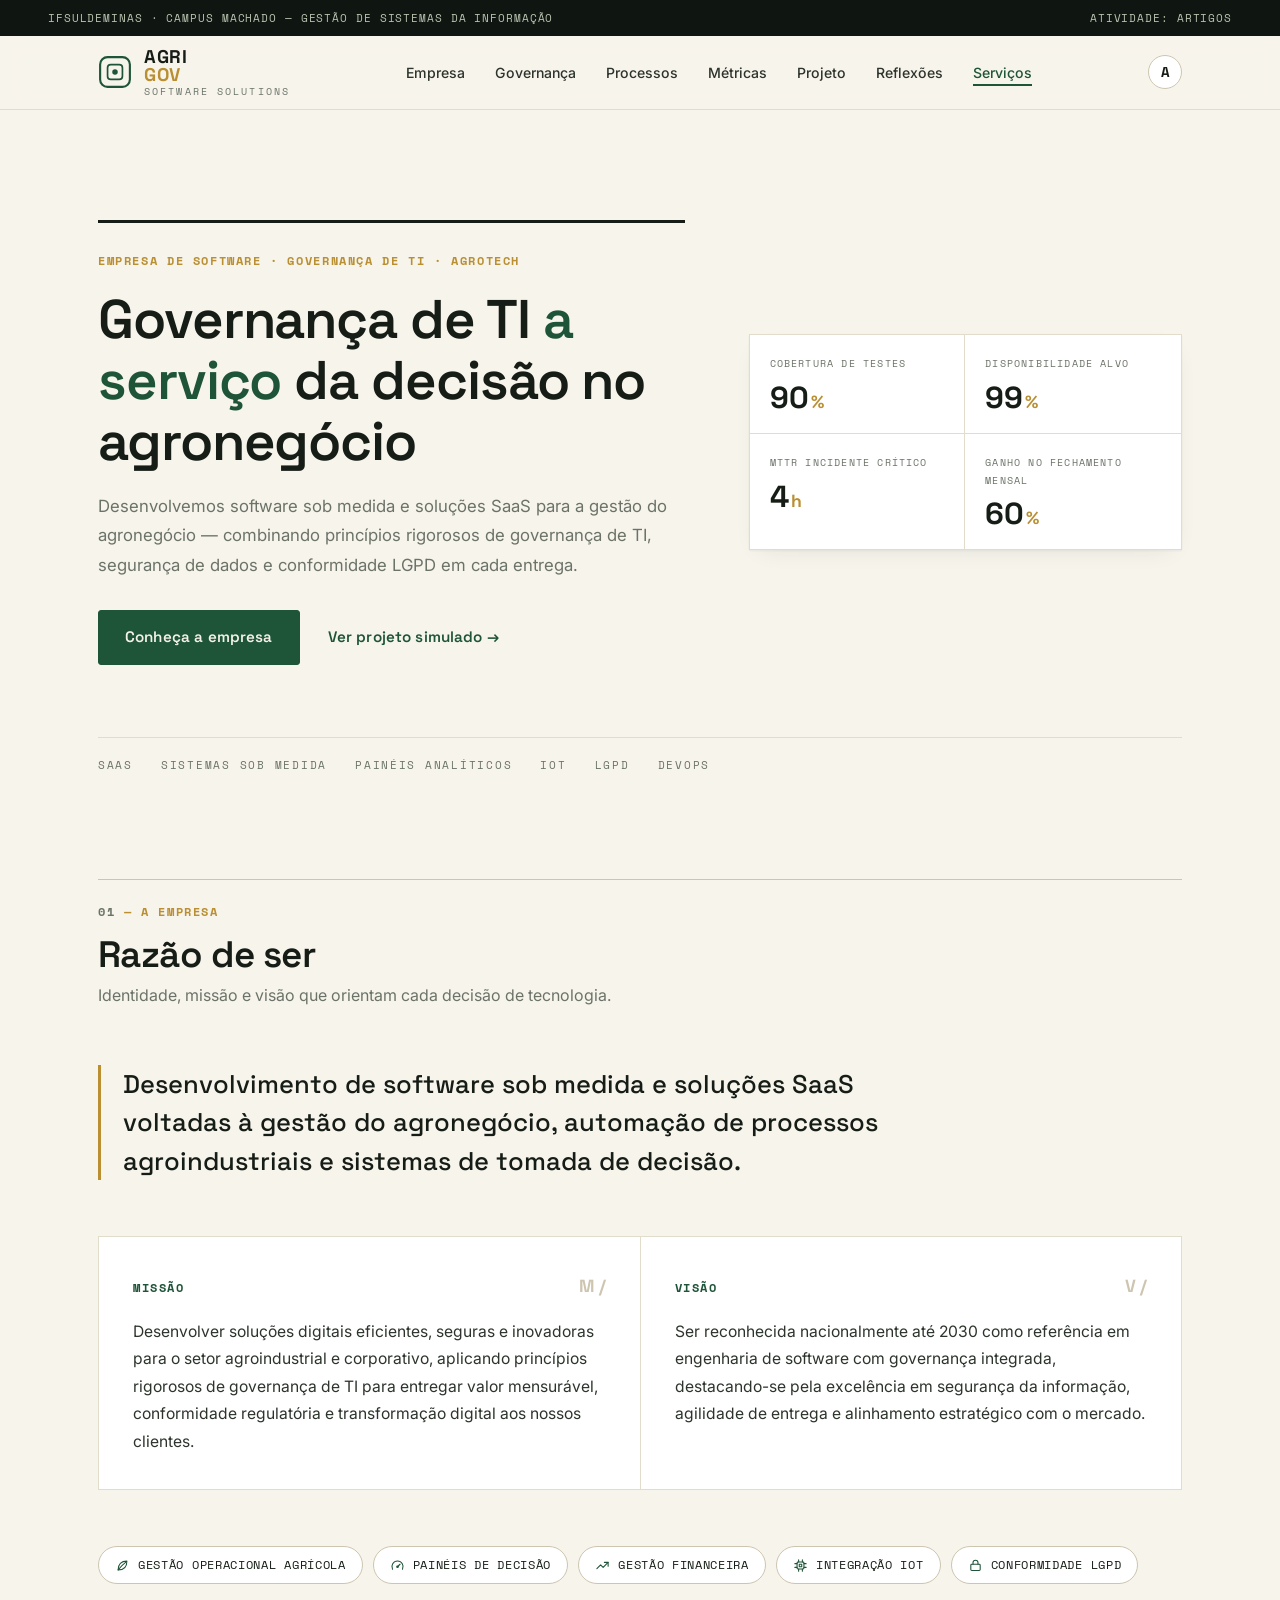
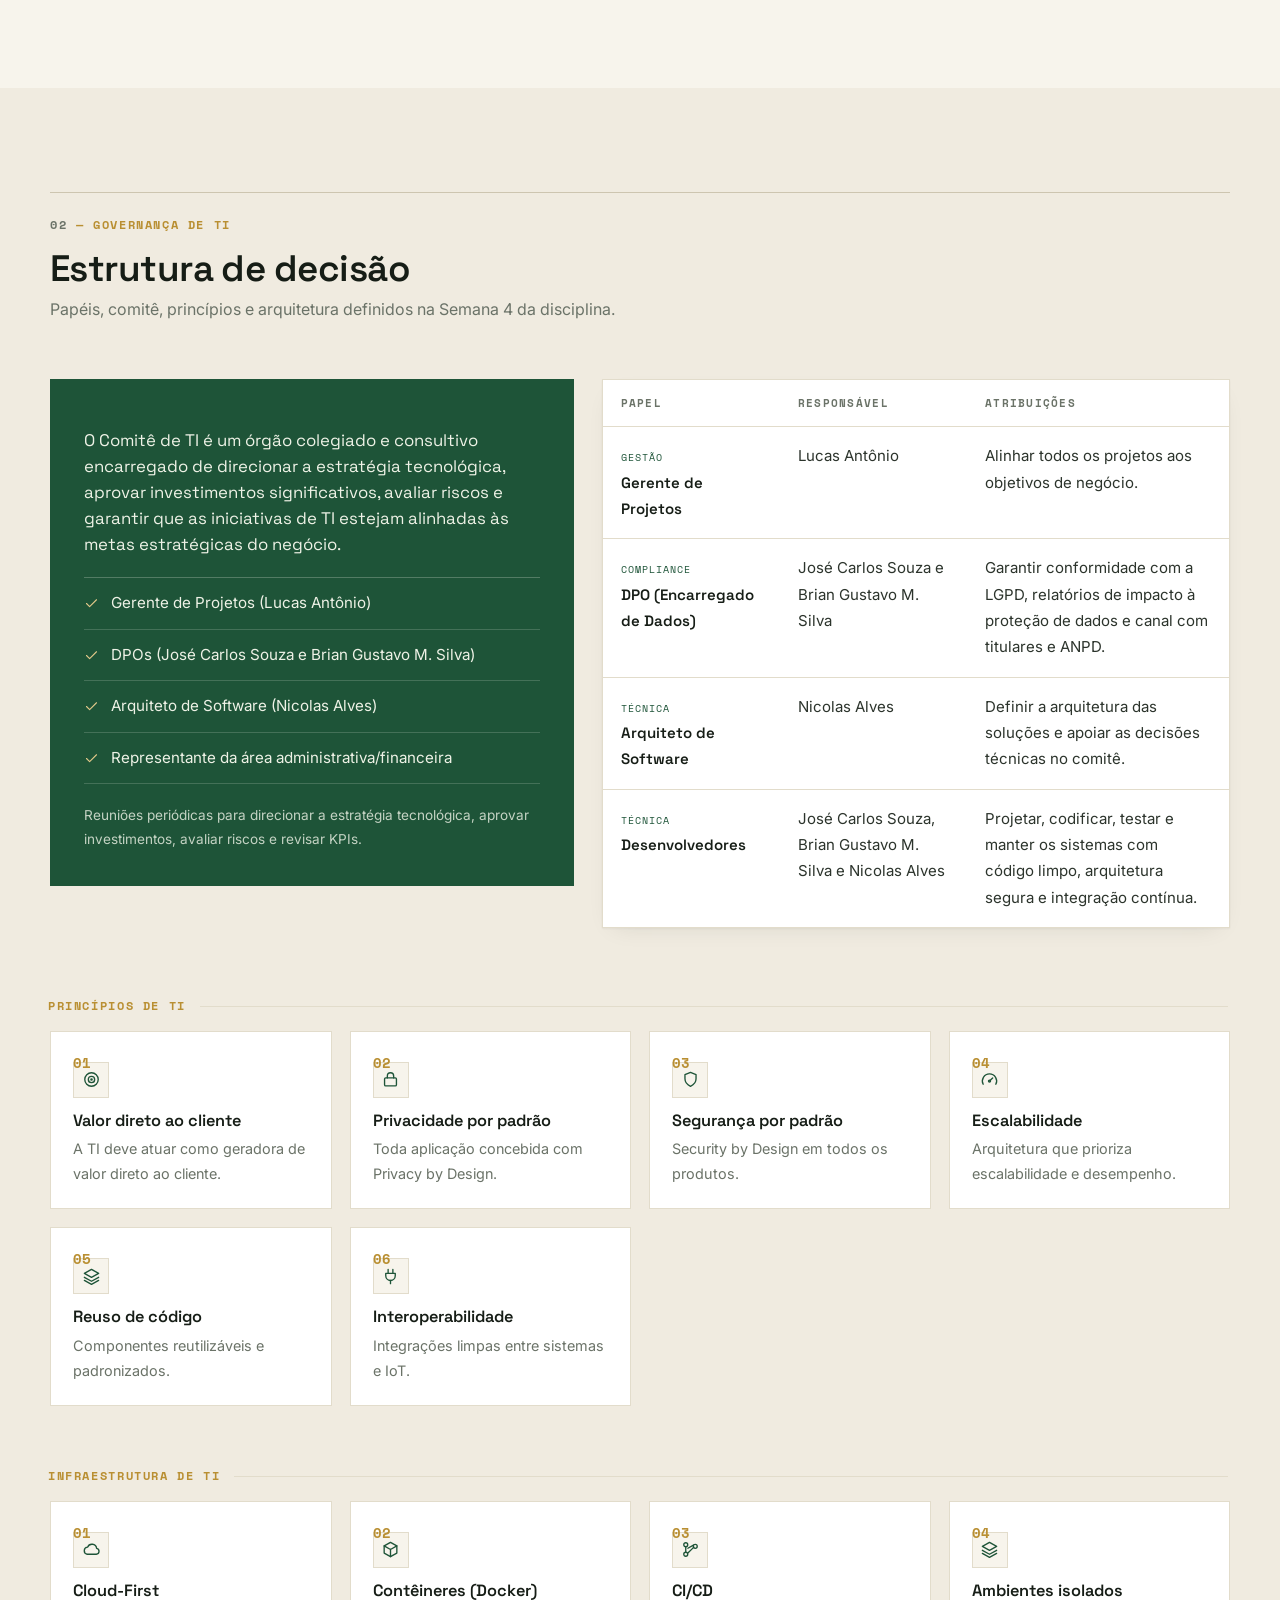
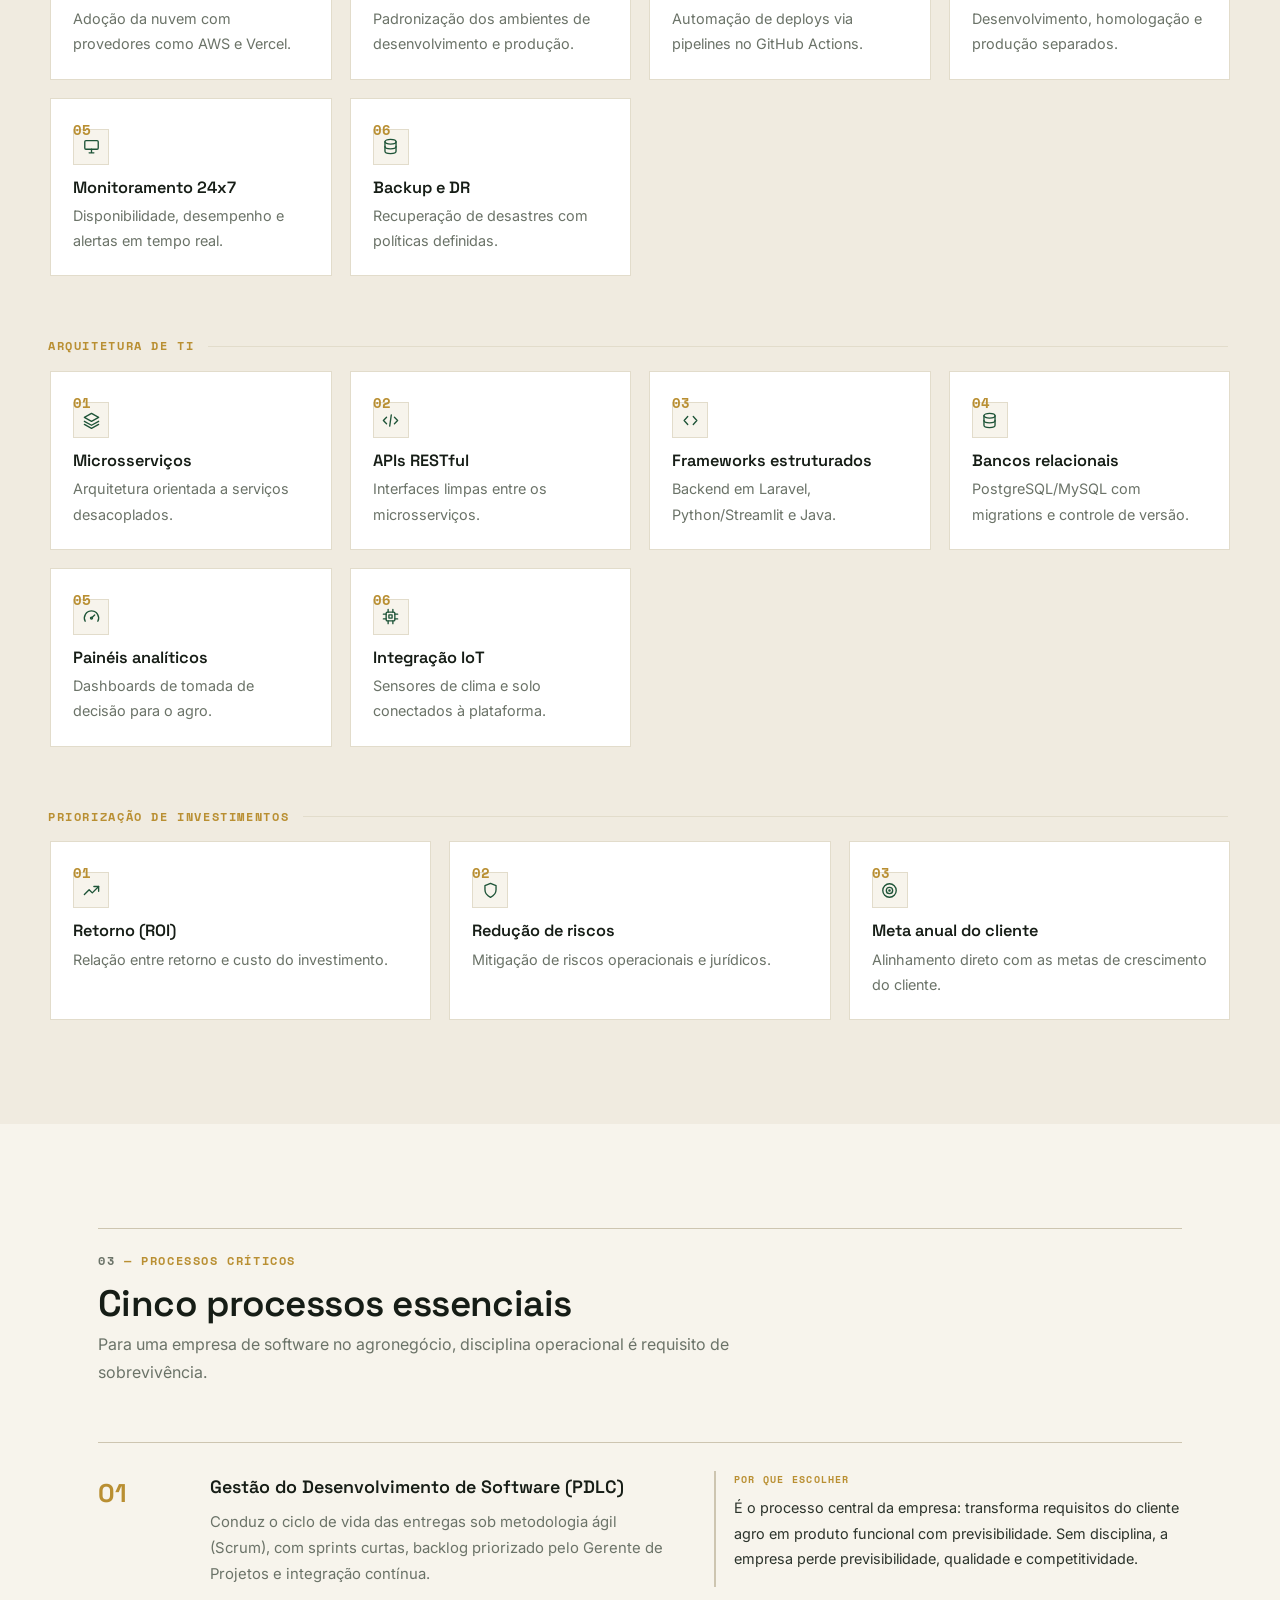
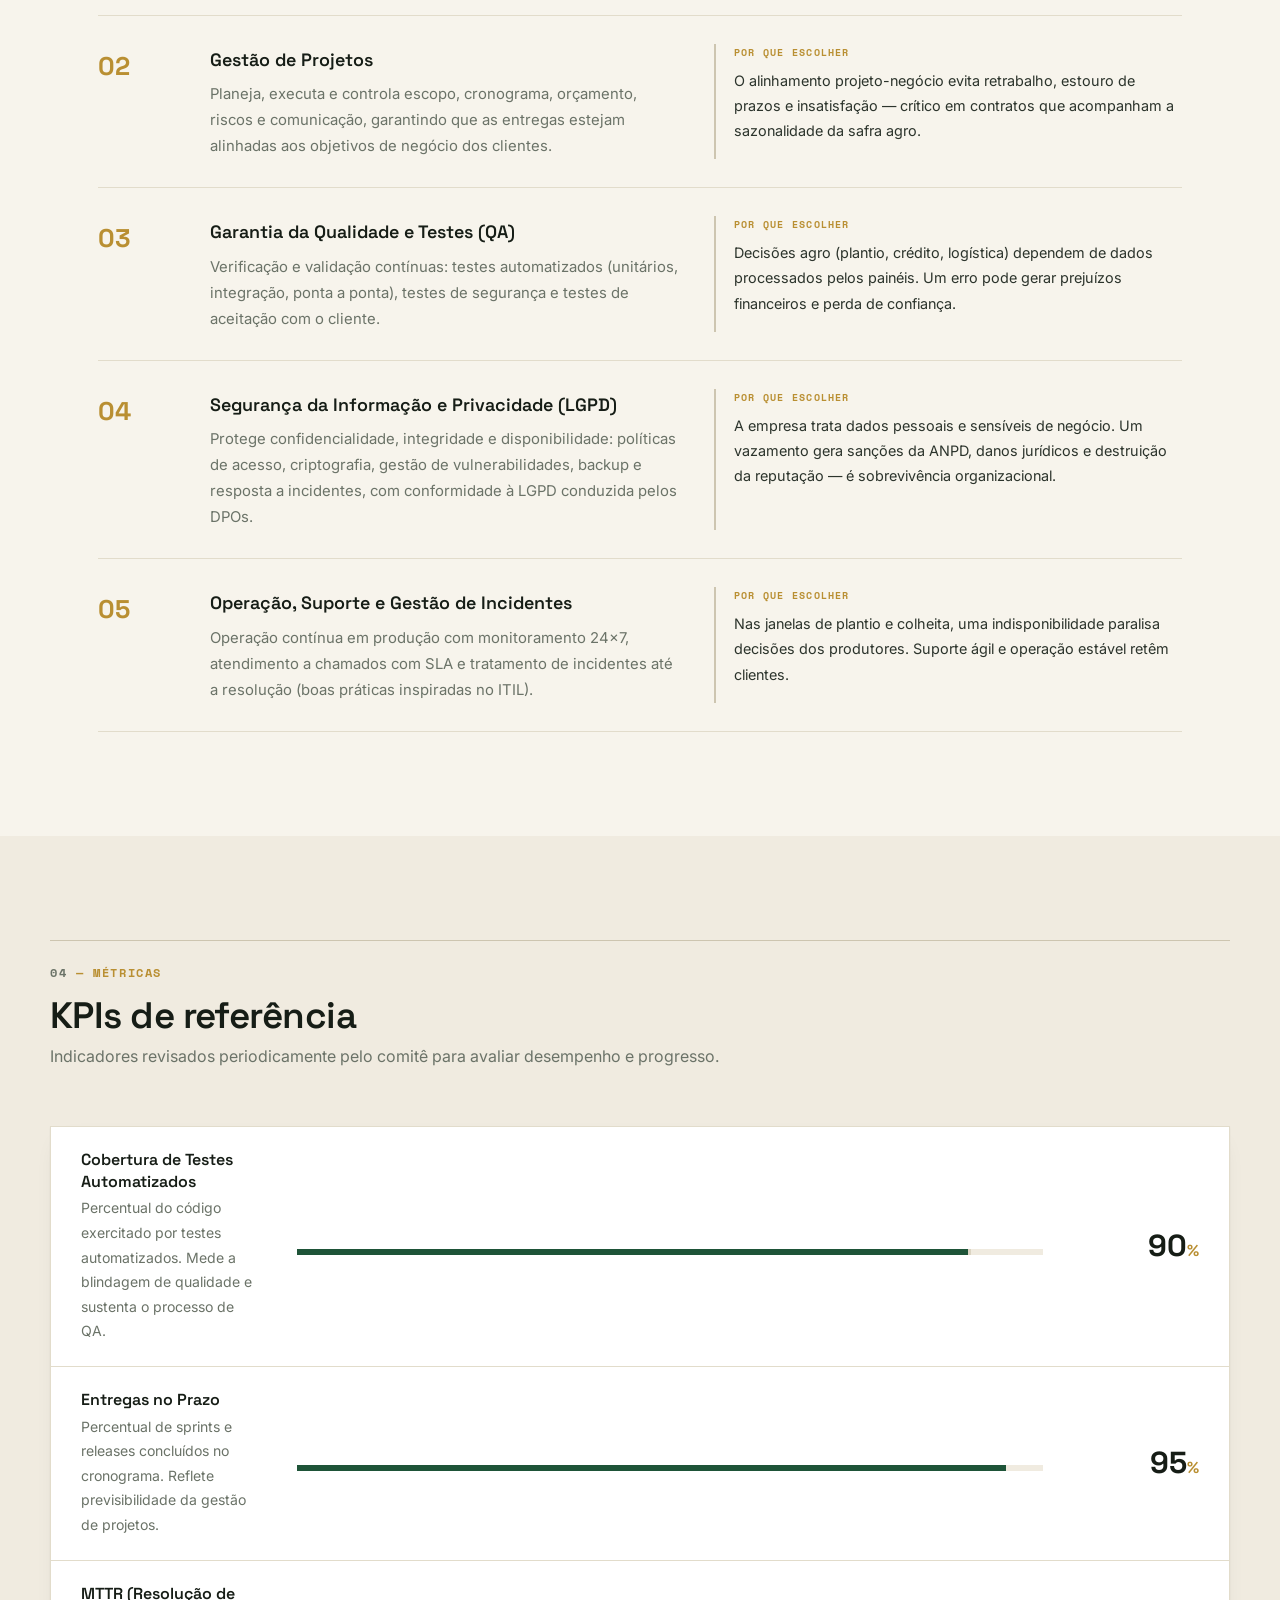
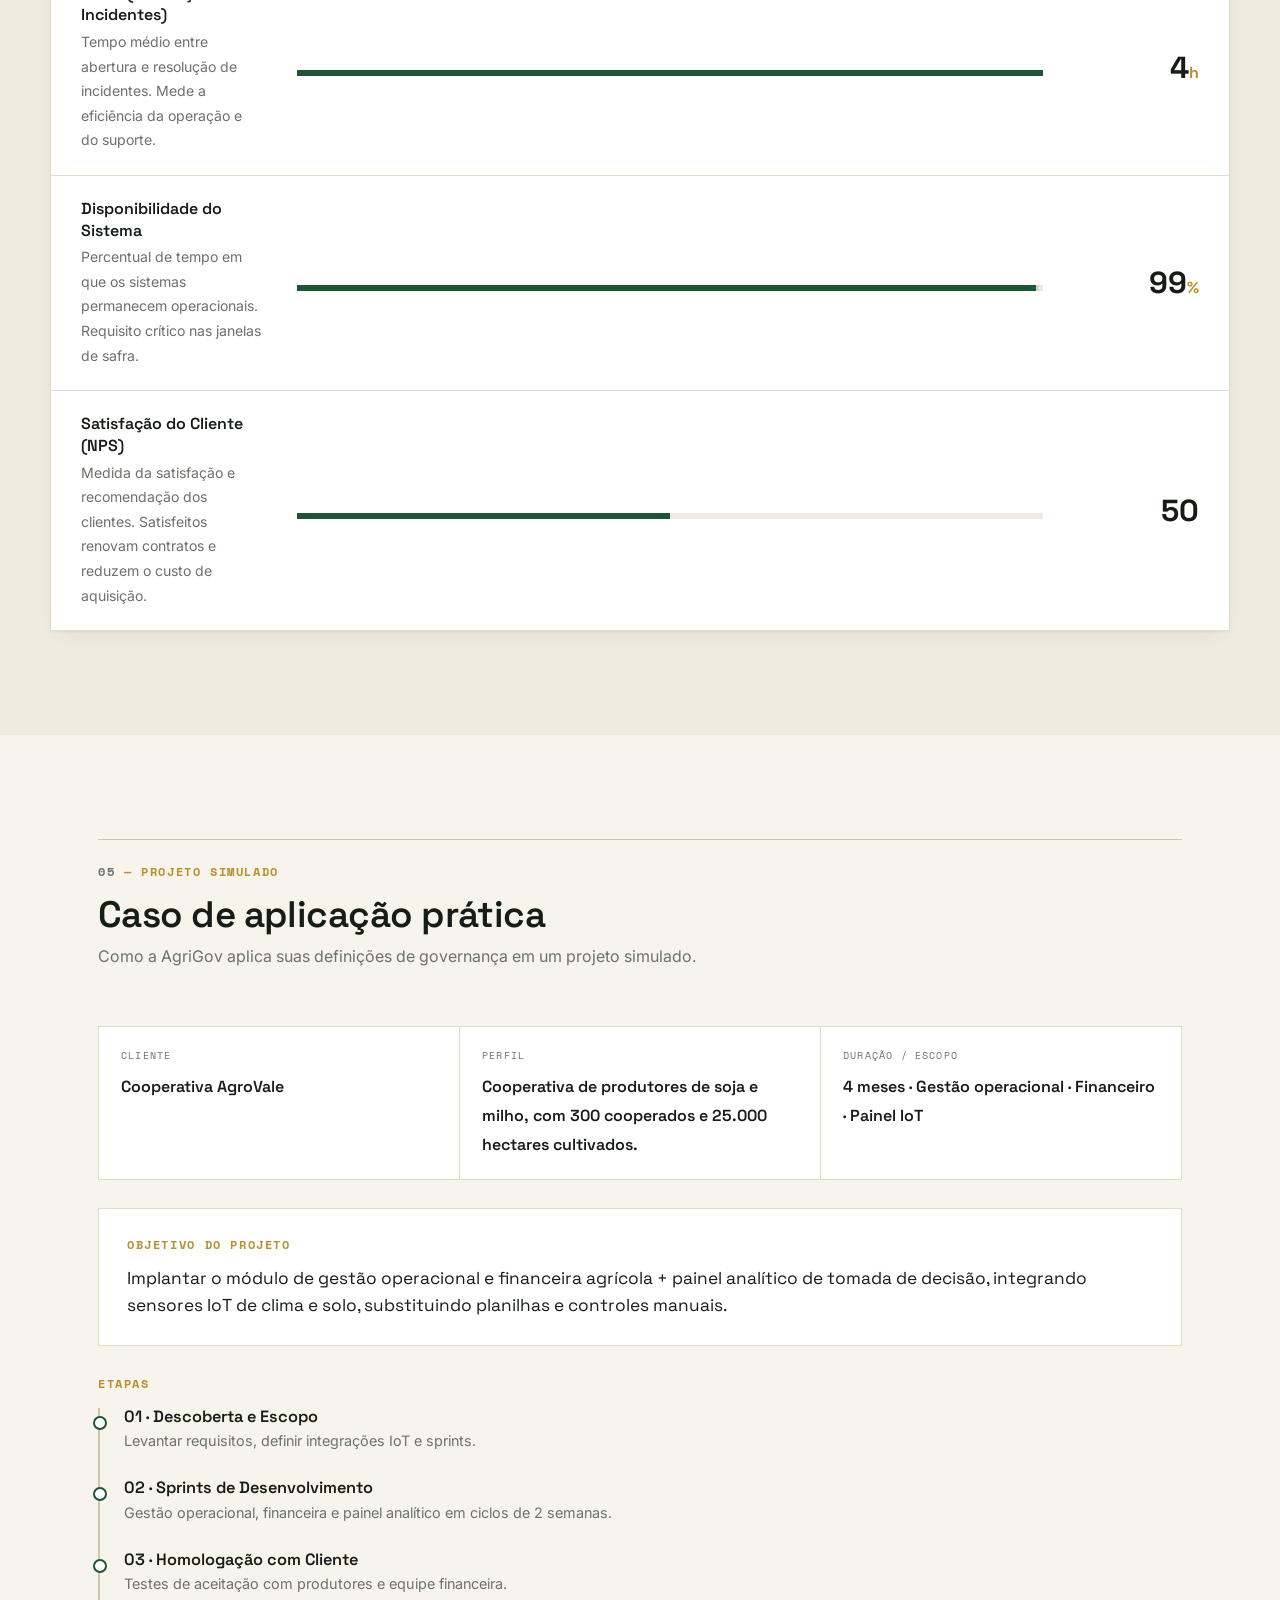
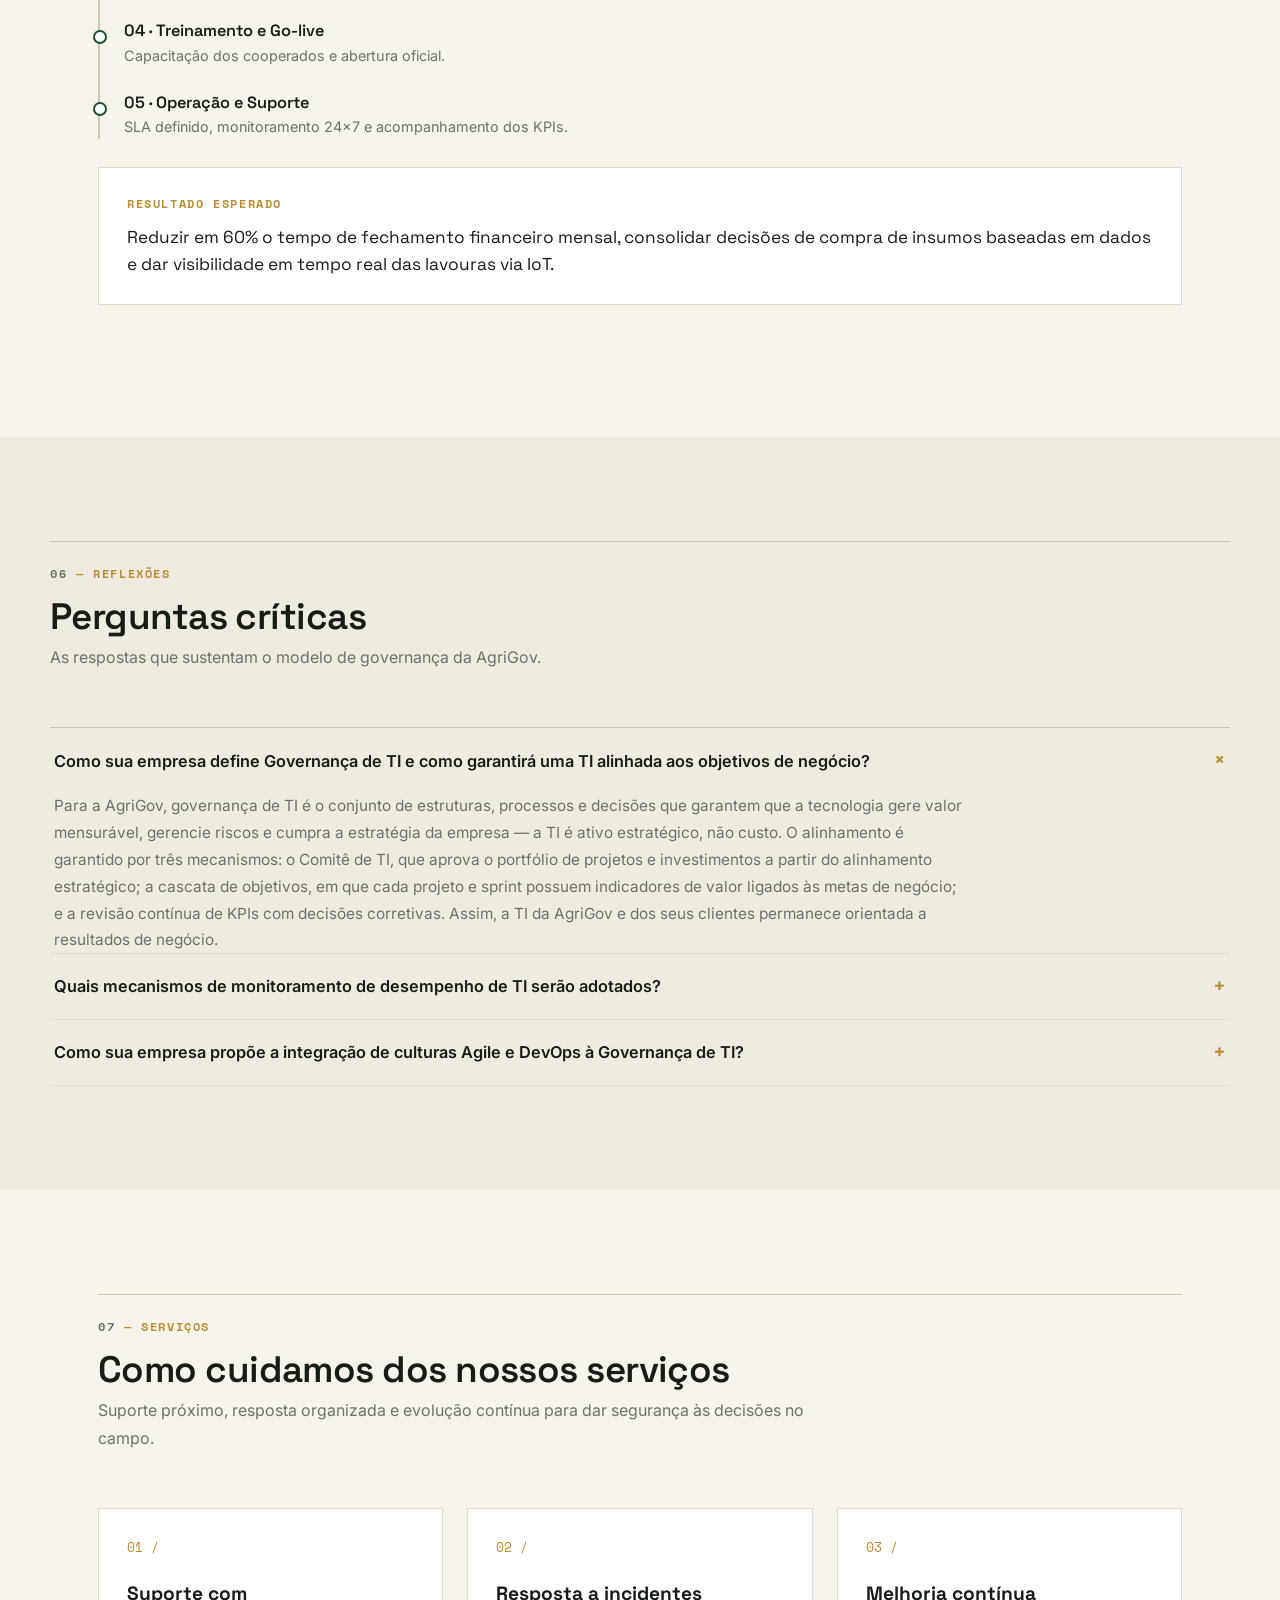
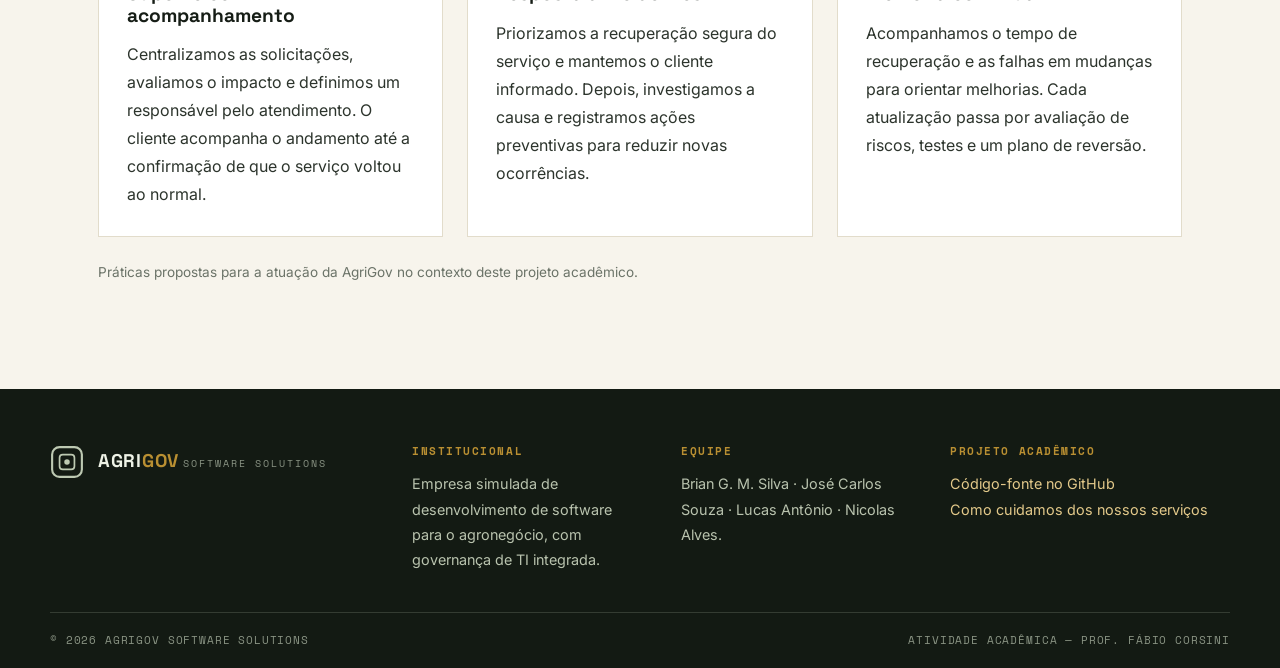
<file: index.html>
<!DOCTYPE html>
<html lang="pt-BR" data-tema="claro">
  <head>
    <meta charset="UTF-8" />
    <meta name="viewport" content="width=device-width, initial-scale=1.0" />
    <title>AgriGov Software Solutions — Governança de TI para o Agronegócio</title>
    <meta
      name="description"
      content="AgriGov Software Solutions: desenvolvimento de software sob medida e soluções SaaS para a gestão do agronegócio, com governança de TI, segurança de dados e conformidade LGPD."
    />
    <link rel="preconnect" href="https://fonts.googleapis.com" />
    <link rel="preconnect" href="https://fonts.gstatic.com" crossorigin />
    <link
      href="https://fonts.googleapis.com/css2?family=Inter:wght@400;500;600&family=Space+Grotesk:wght@500;600;700&family=Space+Mono:wght@400;700&display=swap"
      rel="stylesheet"
    />
    <link rel="stylesheet" href="css/style.css" />
    <link
      rel="icon"
      type="image/svg+xml"
      href="data:image/svg+xml,%3Csvg xmlns='http://www.w3.org/2000/svg' viewBox='0 0 32 32'%3E%3Crect x='2' y='2' width='28' height='28' rx='7' fill='%231e5438'/%3E%3Crect x='7' y='7' width='18' height='18' rx='3' fill='none' stroke='%23f6f3ec'/%3E%3Ccircle cx='16' cy='16' r='3' fill='%23c79a3b'/%3E%3C/svg%3E"
    />
  </head>
  <body>
    <div class="barra-topo">
      <span>IFSULDEMINAS · Campus Machado — Gestão de Sistemas da Informação</span>
      <span>Atividade: Artigos</span>
    </div>

    <header class="nav" id="nav">
      <div class="nav__inner">
        <a class="marca" href="#inicio" aria-label="AgriGov — início">
          <svg viewBox="0 0 32 32" width="34" height="34" aria-hidden="true">
            <rect x="2" y="2" width="28" height="28" rx="7" fill="none" stroke="currentColor" stroke-width="2" />
            <rect x="9" y="9" width="14" height="14" rx="3" fill="none" stroke="currentColor" stroke-width="1.6" />
            <circle cx="16" cy="16" r="2.6" fill="currentColor" />
          </svg>
          <span class="marca__texto">
            AGRI<span>GOV</span>
            <em>Software Solutions</em>
          </span>
        </a>

        <ul class="nav__links" id="navLinks">
          <li><a href="#empresa">Empresa</a></li>
          <li><a href="#governanca">Governança</a></li>
          <li><a href="#processos">Processos</a></li>
          <li><a href="#kpis">Métricas</a></li>
          <li><a href="#projeto">Projeto</a></li>
          <li><a href="#reflexao">Reflexões</a></li>
          <li><a href="#servicos">Serviços</a></li>
        </ul>

        <div class="nav__acoes">
          <button class="tema-btn" id="temaBtn" title="Alternar tema claro/escuro" aria-label="Alternar tema">A</button>
          <button class="menu-btn" id="menuBtn" aria-label="Abrir menu">☰</button>
        </div>
      </div>
    </header>

    <main id="inicio">
      <!-- ==================== HERO ==================== -->
      <section class="hero">
        <div class="hero__grid">
          <div class="hero__conteudo">
            <p class="eyebrow">Empresa de software · Governança de TI · AgroTech</p>
            <h1>
              Governança de TI <em>a serviço</em> da decisão no agronegócio
            </h1>
            <p class="hero__texto" id="heroDesc"></p>
            <div class="hero__ctas">
              <a class="btn btn--primario" href="#empresa">Conheça a empresa</a>
              <a class="btn btn--texto" href="#projeto">Ver projeto simulado →</a>
            </div>
          </div>

          <aside class="hero__stats" id="heroStats" aria-label="Indicadores de referência"></aside>
        </div>

        <div class="hero__faixa">
          <span>SAAS</span><span>Sistemas sob medida</span><span>Painéis analíticos</span><span>IoT</span><span>LGPD</span><span>DevOps</span>
        </div>
      </section>

      <!-- ==================== EMPRESA ==================== -->
      <section id="empresa" class="secao">
        <header class="secao__cabecalho">
          <p class="eyebrow"><span>01</span> — A Empresa</p>
          <div>
            <h2>Razão de ser</h2>
            <p class="secao__desc">Identidade, missão e visão que orientam cada decisão de tecnologia.</p>
          </div>
        </header>

        <blockquote class="ramo" id="ramo"></blockquote>

        <div class="mv-grid">
          <article class="mv">
            <header class="mv__cabecalho">
              <span class="mv__kicker">Missão</span>
              <span class="mv__indice">M /</span>
            </header>
            <p id="missao"></p>
          </article>
          <article class="mv">
            <header class="mv__cabecalho">
              <span class="mv__kicker">Visão</span>
              <span class="mv__indice">V /</span>
            </header>
            <p id="visao"></p>
          </article>
        </div>

        <div class="chips" id="tags" aria-label="Áreas de atuação"></div>
      </section>

      <!-- ==================== GOVERNANÇA ==================== -->
      <section id="governanca" class="secao secao--cinza">
        <header class="secao__cabecalho">
          <p class="eyebrow"><span>02</span> — Governança de TI</p>
          <div>
            <h2>Estrutura de decisão</h2>
            <p class="secao__desc">Papéis, comitê, princípios e arquitetura definidos na Semana 4 da disciplina.</p>
          </div>
        </header>

        <div class="governanca__grade">
          <div class="painel-comite">
            <div class="painel-comite__rotulo" id="comiteConceito"></div>
            <ul class="painel-comite__membros" id="comiteMembros"></ul>
            <p class="painel-comite__freq" id="comiteFrequencia"></p>
          </div>

          <div class="tabela-wrap">
            <table>
              <thead>
                <tr>
                  <th>Papel</th>
                  <th>Responsável</th>
                  <th>Atribuições</th>
                </tr>
              </thead>
              <tbody id="tabelaCargos"></tbody>
            </table>
          </div>
        </div>

        <h3 class="subde-titulo">Princípios de TI</h3>
        <div class="grid grid--3" id="principios"></div>

        <h3 class="subde-titulo">Infraestrutura de TI</h3>
        <div class="grid grid--3" id="infraestrutura"></div>

        <h3 class="subde-titulo">Arquitetura de TI</h3>
        <div class="grid grid--3" id="arquitetura"></div>

        <h3 class="subde-titulo">Priorização de investimentos</h3>
        <div class="grid grid--3" id="investimento"></div>
      </section>

      <!-- ==================== PROCESSOS ==================== -->
      <section id="processos" class="secao">
        <header class="secao__cabecalho">
          <p class="eyebrow"><span>03</span> — Processos críticos</p>
          <div>
            <h2>Cinco processos essenciais</h2>
            <p class="secao__desc">Para uma empresa de software no agronegócio, disciplina operacional é requisito de sobrevivência.</p>
          </div>
        </header>

        <ol class="processos" id="listaProcessos"></ol>
      </section>

      <!-- ==================== KPIs ==================== -->
      <section id="kpis" class="secao secao--cinza">
        <header class="secao__cabecalho">
          <p class="eyebrow"><span>04</span> — Métricas</p>
          <div>
            <h2>KPIs de referência</h2>
            <p class="secao__desc">Indicadores revisados periodicamente pelo comitê para avaliar desempenho e progresso.</p>
          </div>
        </header>

        <div class="painel-kpis" id="painelKpis"></div>
      </section>

      <!-- ==================== PROJETO ==================== -->
      <section id="projeto" class="secao">
        <header class="secao__cabecalho">
          <p class="eyebrow"><span>05</span> — Projeto simulado</p>
          <div>
            <h2>Caso de aplicação prática</h2>
            <p class="secao__desc">Como a AgriGov aplica suas definições de governança em um projeto simulado.</p>
          </div>
        </header>

        <div class="caso">
          <div class="caso__dados" id="projetoDestaques"></div>

          <div class="caso__objetivo" id="projetoObjetivo">
            <p class="eyebrow">Objetivo do projeto</p>
            <p class="caso__objetivo-texto"></p>
          </div>

          <div class="caso__etapas">
            <p class="eyebrow">Etapas</p>
            <ol class="timeline" id="timeline"></ol>
          </div>

          <div class="caso__resultado">
            <p class="eyebrow">Resultado esperado</p>
            <p class="caso__resultado-texto" id="projetoResultado"></p>
          </div>
        </div>
      </section>

      <!-- ==================== REFLEXÕES ==================== -->
      <section id="reflexao" class="secao secao--cinza">
        <header class="secao__cabecalho">
          <p class="eyebrow"><span>06</span> — Reflexões</p>
          <div>
            <h2>Perguntas críticas</h2>
            <p class="secao__desc">As respostas que sustentam o modelo de governança da AgriGov.</p>
          </div>
        </header>

        <div class="perguntas" id="perguntas"></div>
      </section>
      <!-- ==================== SERVIÇOS ==================== -->
      <section id="servicos" class="secao" aria-labelledby="servicosTitulo">
        <header class="secao__cabecalho">
          <p class="eyebrow"><span>07</span> — Serviços</p>
          <div>
            <h2 id="servicosTitulo">Como cuidamos dos nossos serviços</h2>
            <p class="secao__desc">Suporte próximo, resposta organizada e evolução contínua para dar segurança às decisões no campo.</p>
          </div>
        </header>

        <div class="servicos__grade">
          <article class="servicos__card">
            <span class="servicos__indice" aria-hidden="true">01 /</span>
            <h3>Suporte com acompanhamento</h3>
            <p>Centralizamos as solicitações, avaliamos o impacto e definimos um responsável pelo atendimento. O cliente acompanha o andamento até a confirmação de que o serviço voltou ao normal.</p>
          </article>
          <article class="servicos__card">
            <span class="servicos__indice" aria-hidden="true">02 /</span>
            <h3>Resposta a incidentes</h3>
            <p>Priorizamos a recuperação segura do serviço e mantemos o cliente informado. Depois, investigamos a causa e registramos ações preventivas para reduzir novas ocorrências.</p>
          </article>
          <article class="servicos__card">
            <span class="servicos__indice" aria-hidden="true">03 /</span>
            <h3>Melhoria contínua</h3>
            <p>Acompanhamos o tempo de recuperação e as falhas em mudanças para orientar melhorias. Cada atualização passa por avaliação de riscos, testes e um plano de reversão.</p>
          </article>
        </div>
        <p class="servicos__nota">Práticas propostas para a atuação da AgriGov no contexto deste projeto acadêmico.</p>
      </section>
    </main>

    <footer class="rodape">
      <div class="rodape__grade">
        <div class="rodape__marca">
          <svg viewBox="0 0 32 32" width="34" height="34" aria-hidden="true">
            <rect x="2" y="2" width="28" height="28" rx="7" fill="none" stroke="currentColor" stroke-width="2" />
            <rect x="9" y="9" width="14" height="14" rx="3" fill="none" stroke="currentColor" stroke-width="1.6" />
            <circle cx="16" cy="16" r="2.6" fill="currentColor" />
          </svg>
          <div class="rodape__marca-texto">
            <strong>AGRI<span>GOV</span></strong>
            <small>Software Solutions</small>
          </div>
        </div>

        <div class="rodape__col">
          <h4>Institucional</h4>
          <p>Empresa simulada de desenvolvimento de software para o agronegócio, com governança de TI integrada.</p>
        </div>

        <div class="rodape__col">
          <h4>Equipe</h4>
          <p>Brian G. M. Silva · José Carlos Souza · Lucas Antônio · Nicolas Alves.</p>
        </div>

        <div class="rodape__col">
          <h4>Projeto acadêmico</h4>
          <p><a id="linkGithub" href="https://github.com/BrianMartins2006/AgriGov">Código-fonte no GitHub</a></p>
          <p><a href="#servicos">Como cuidamos dos nossos serviços</a></p>
        </div>
      </div>
      <div class="rodape__base">
        <span>© 2026 AgriGov Software Solutions</span>
        <span>Atividade acadêmica — Prof. Fábio Corsini</span>
      </div>
    </footer>

    <script src="js/dados.js"></script>
    <script src="js/app.js"></script>
  </body>
</html>
</file>
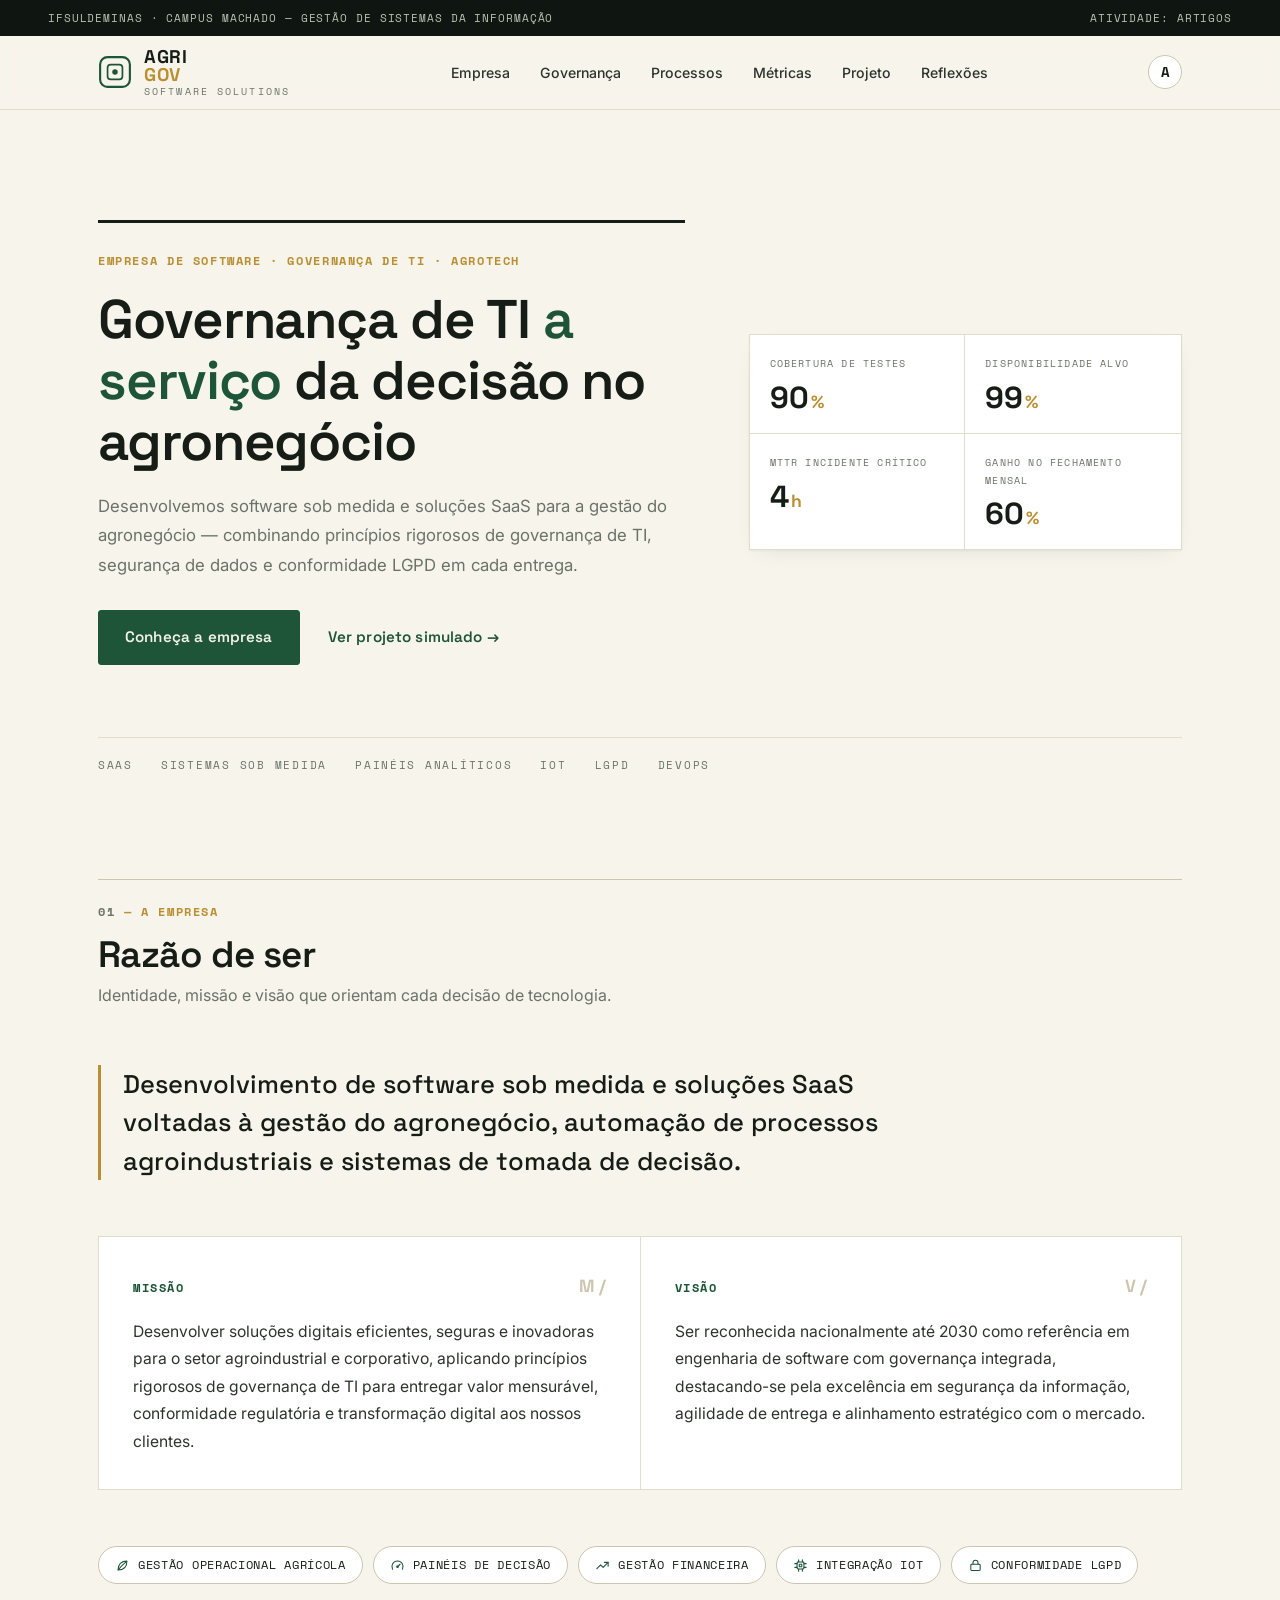
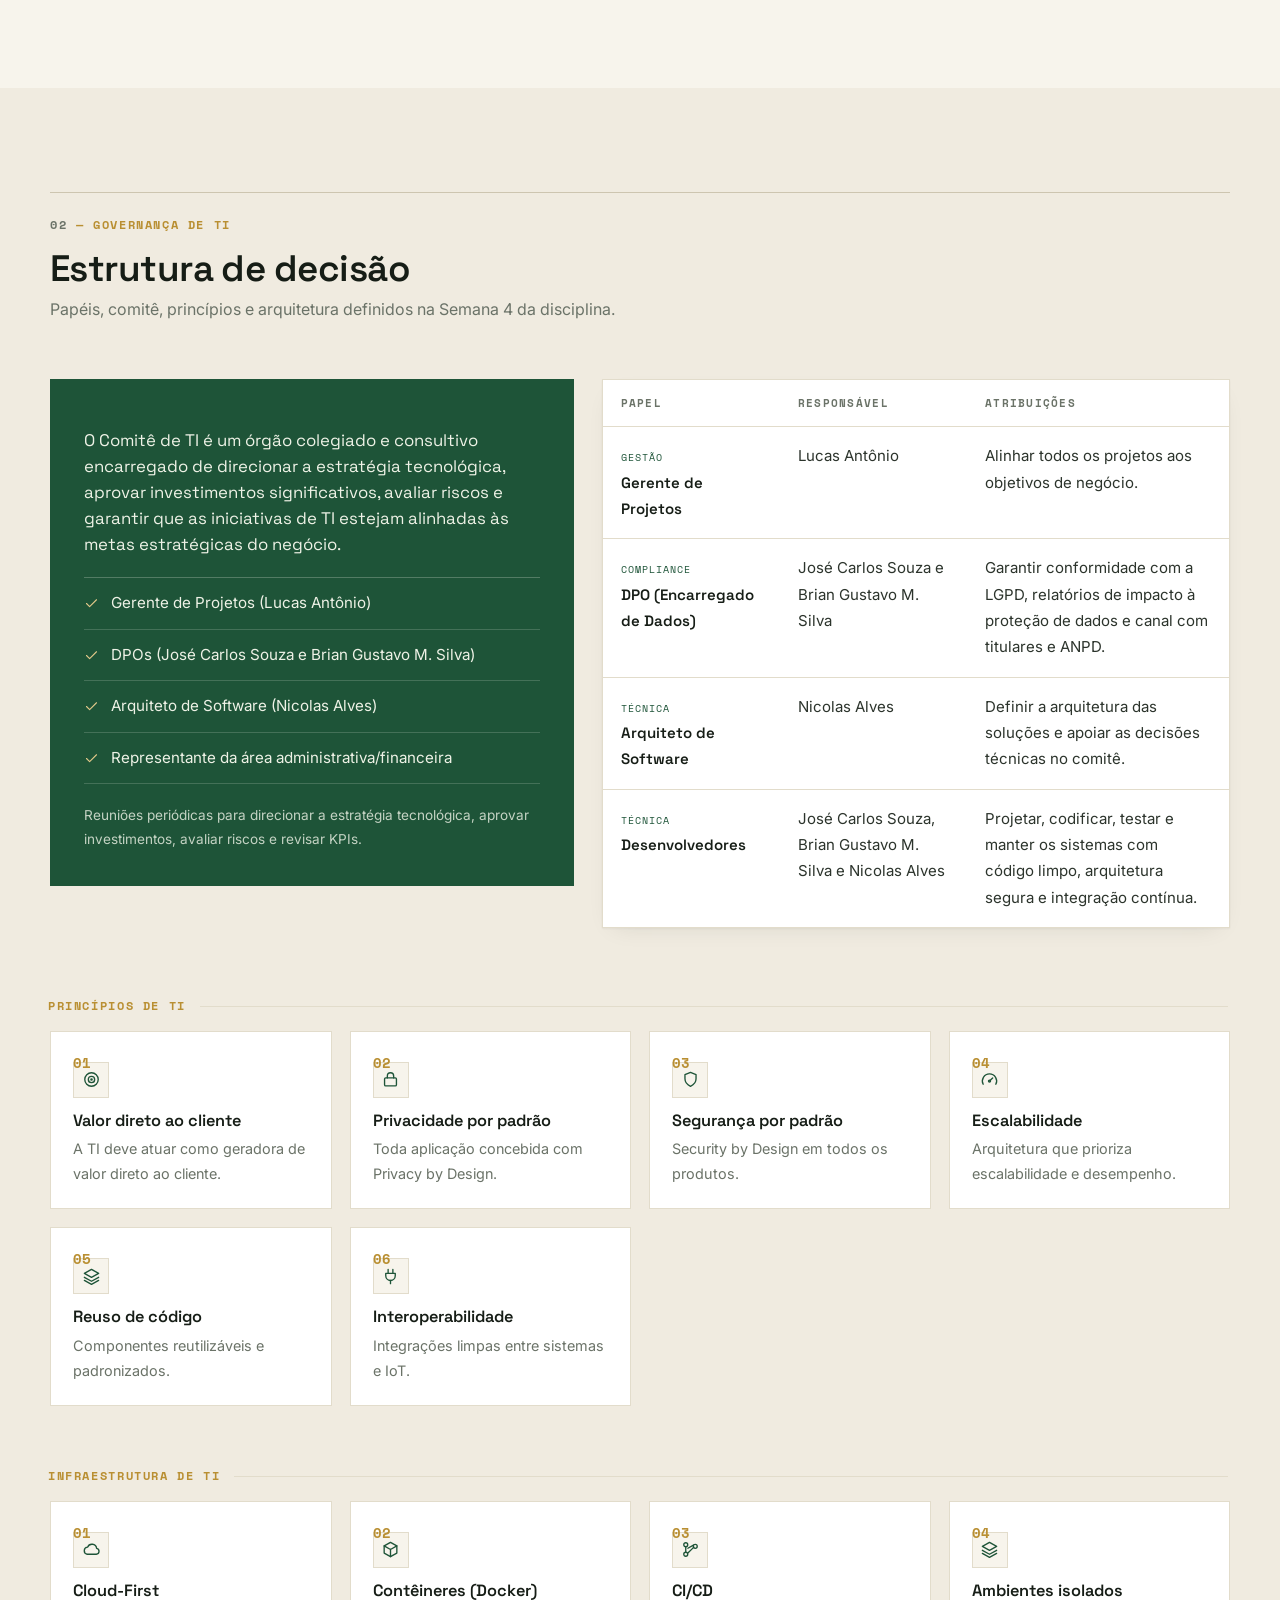
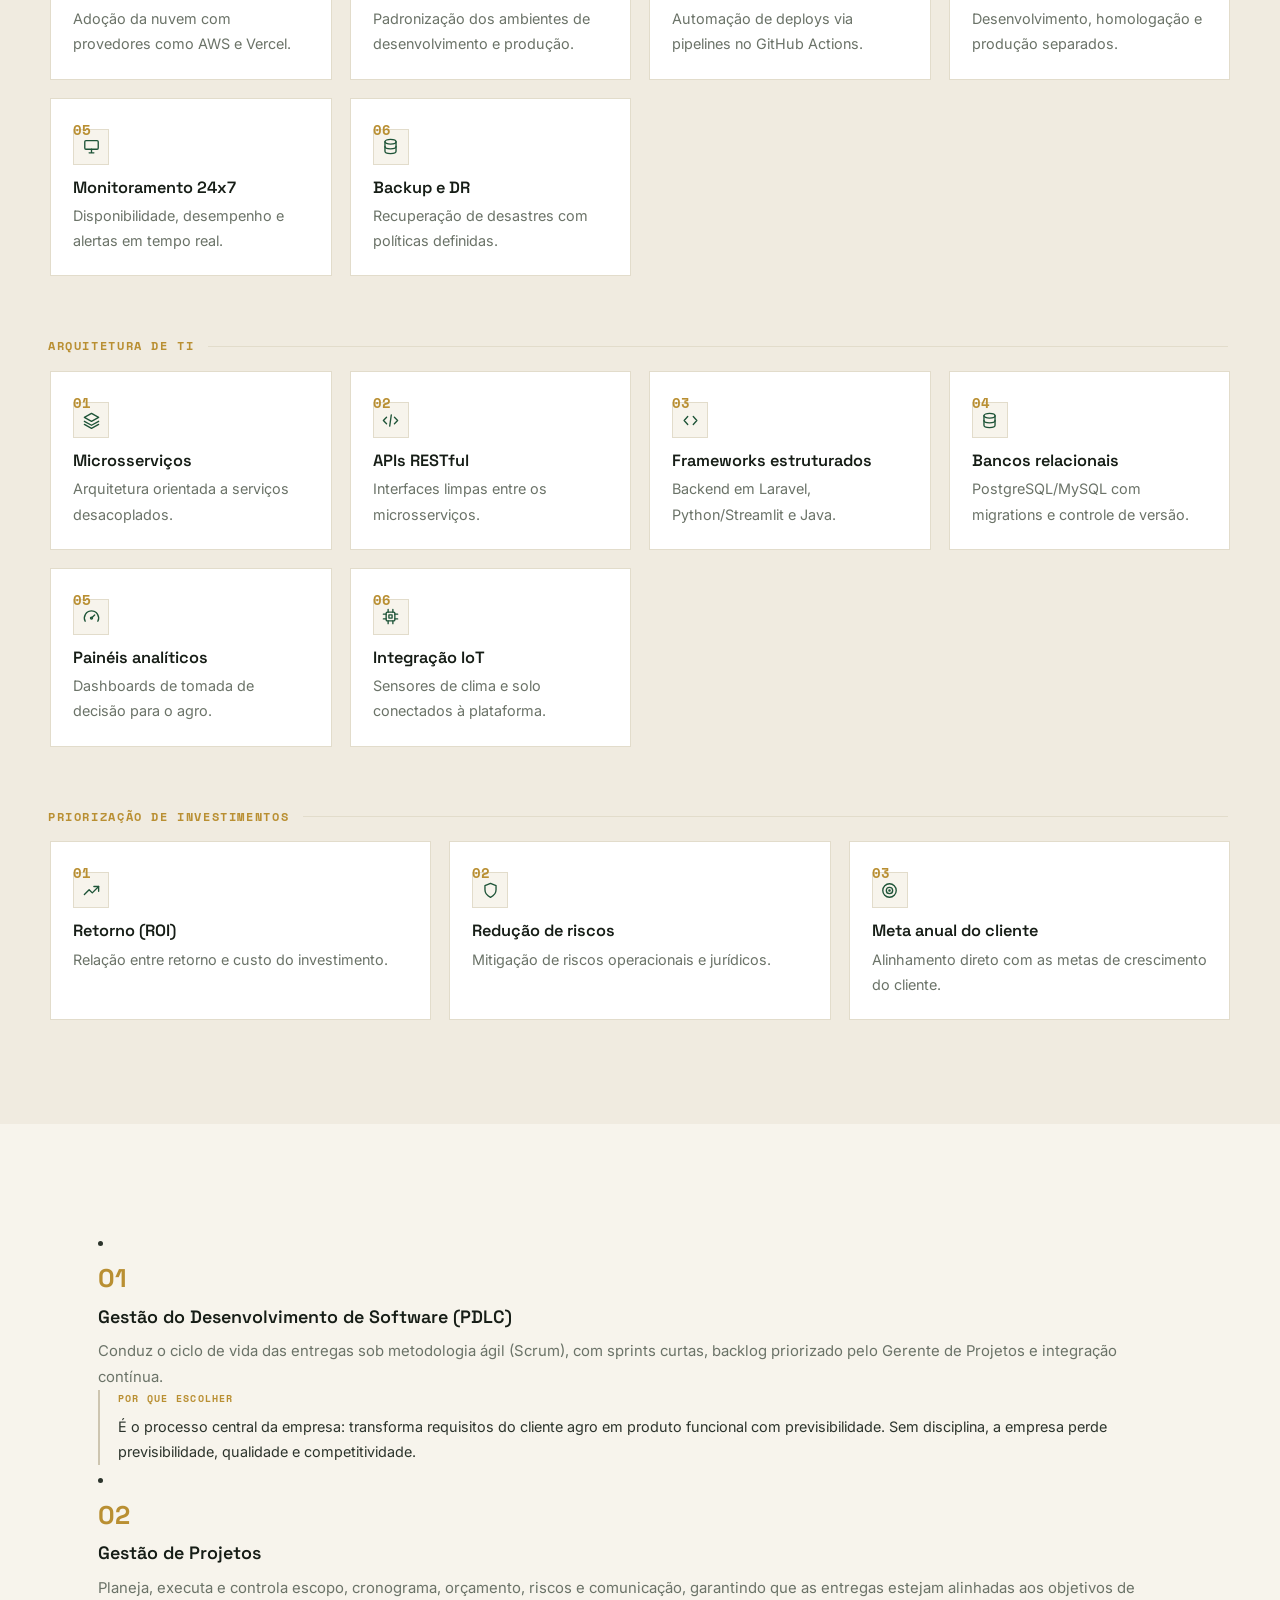
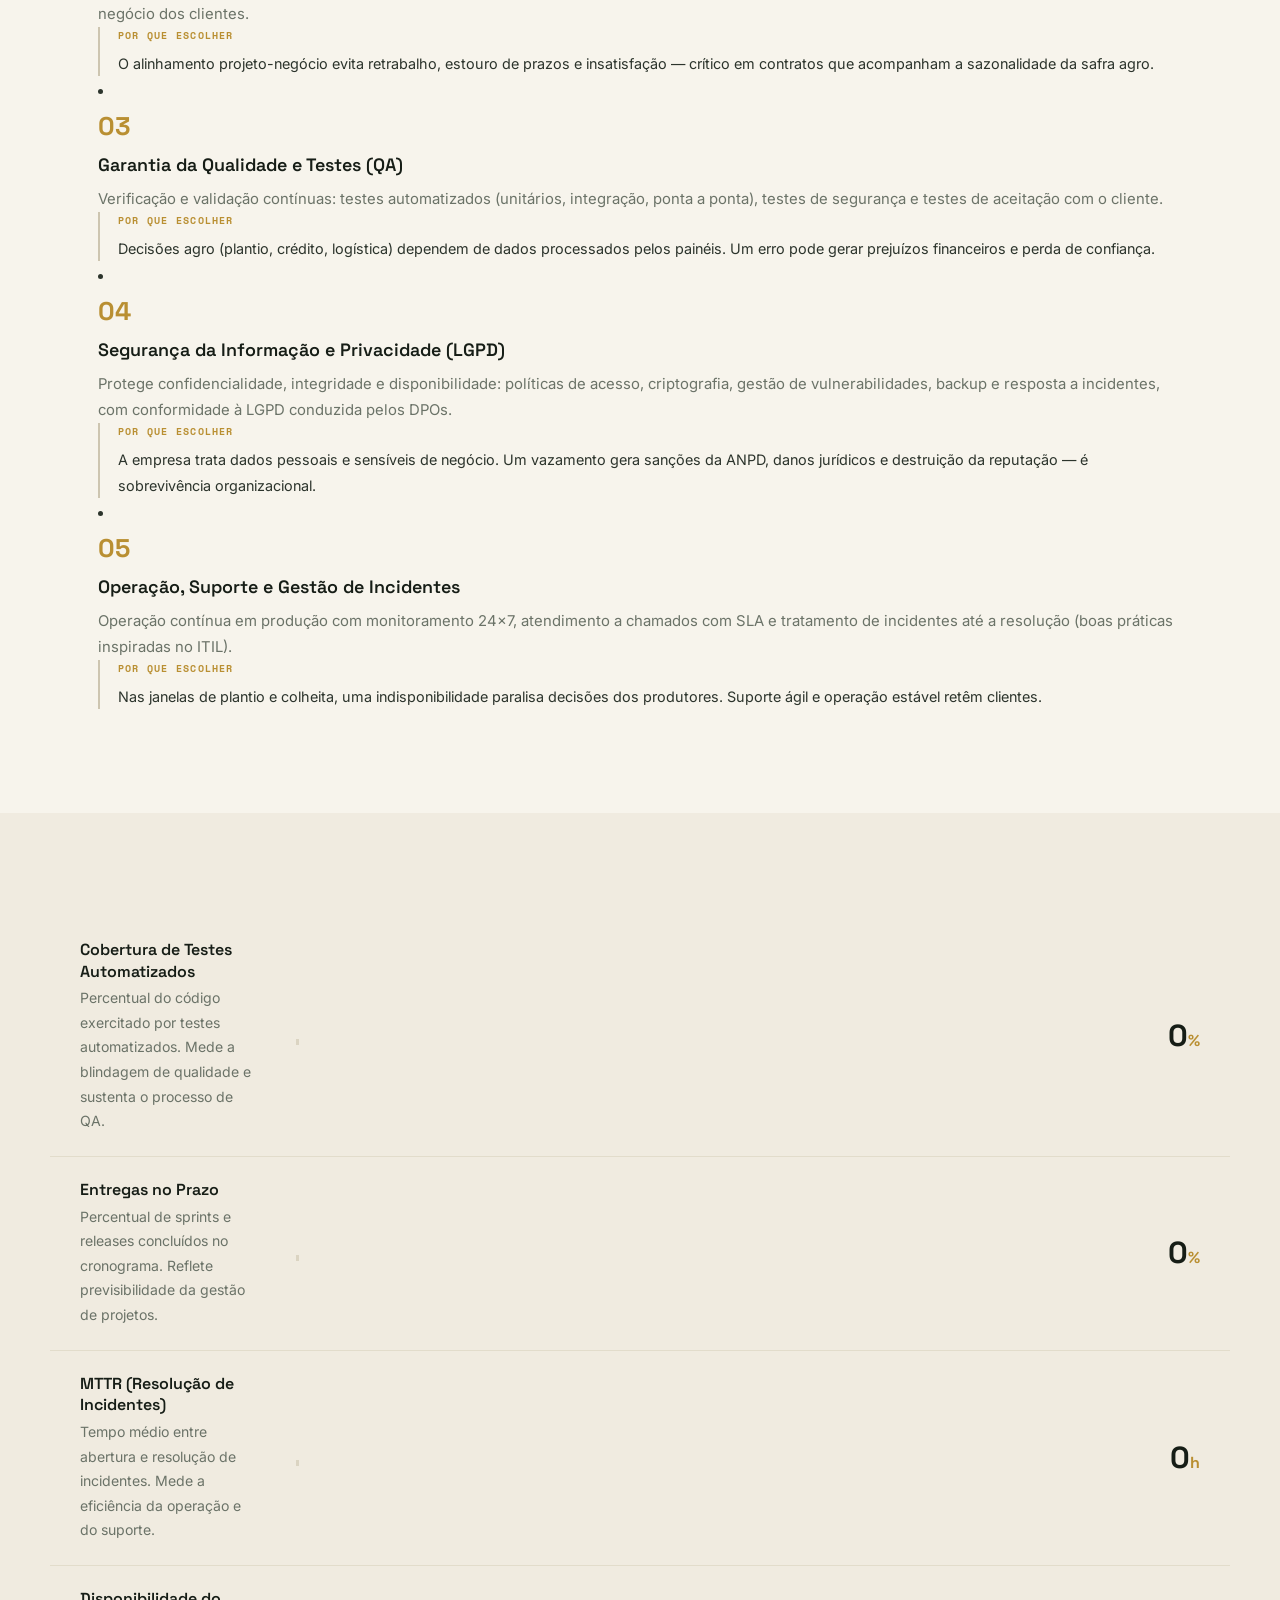
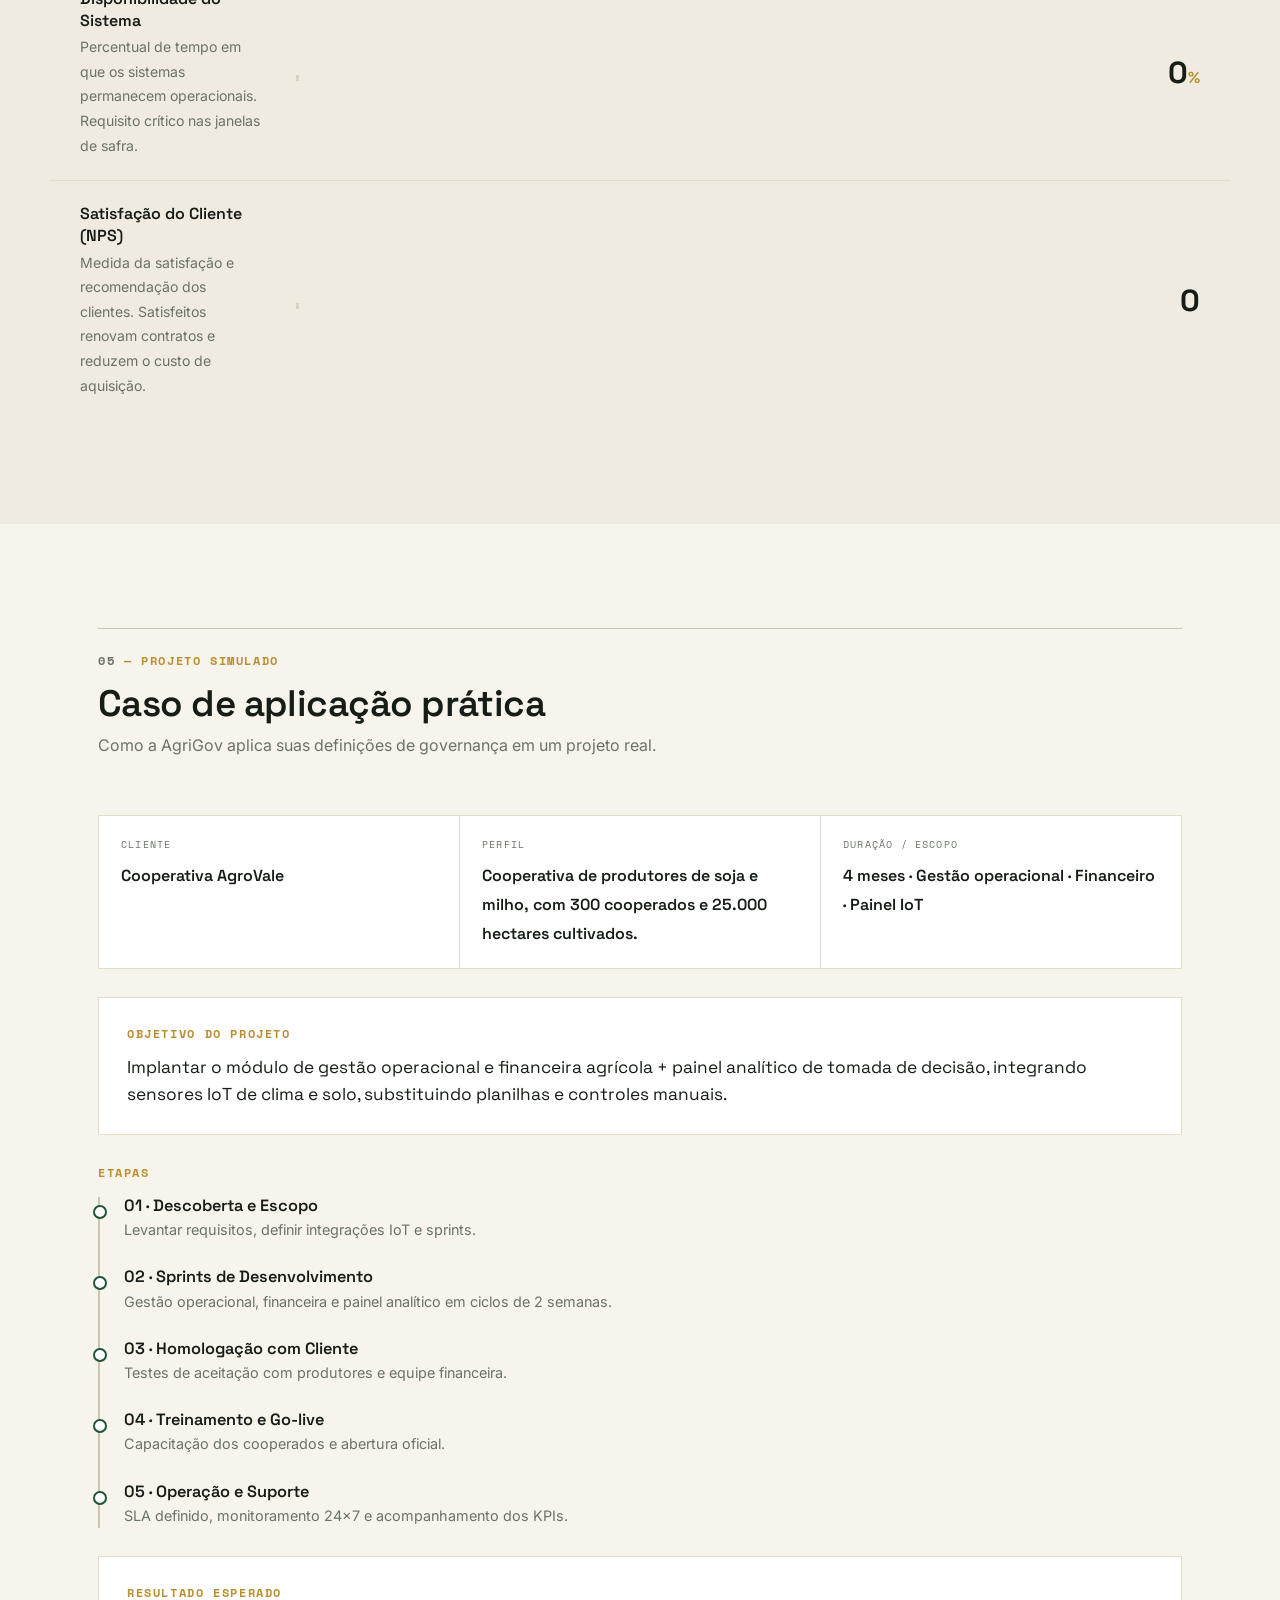
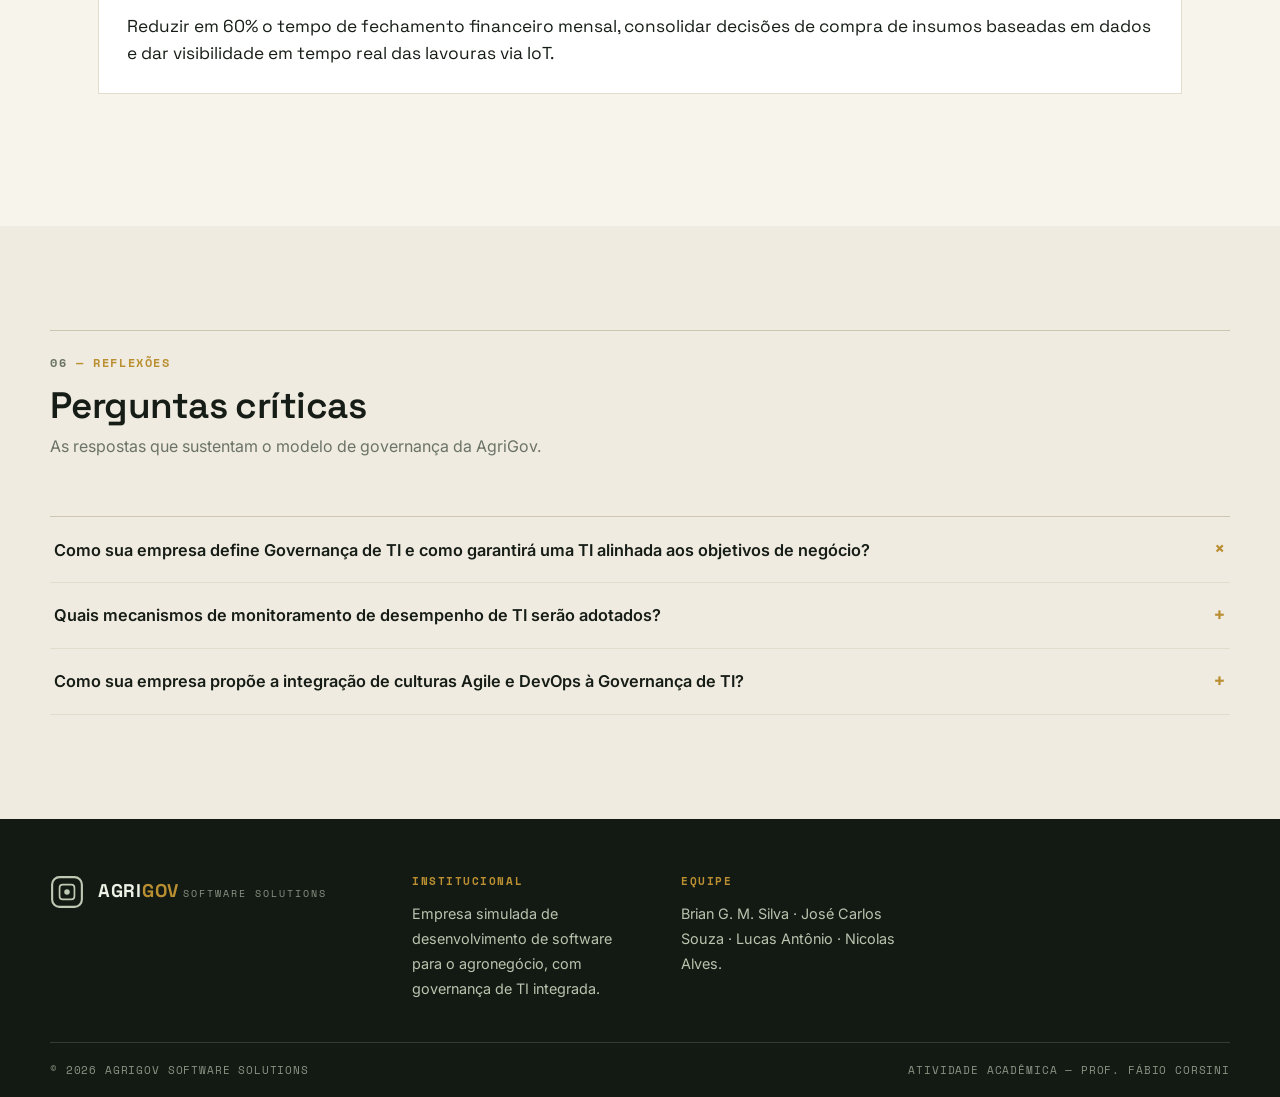
<file: site/index.html>
<!DOCTYPE html>
<html lang="pt-BR" data-tema="claro">
  <head>
    <meta charset="UTF-8" />
    <meta name="viewport" content="width=device-width, initial-scale=1.0" />
    <title>AgriGov Software Solutions — Governança de TI para o Agronegócio</title>
    <meta
      name="description"
      content="AgriGov Software Solutions: desenvolvimento de software sob medida e soluções SaaS para a gestão do agronegócio, com governança de TI, segurança de dados e conformidade LGPD."
    />
    <link rel="preconnect" href="https://fonts.googleapis.com" />
    <link rel="preconnect" href="https://fonts.gstatic.com" crossorigin />
    <link
      href="https://fonts.googleapis.com/css2?family=Inter:wght@400;500;600&family=Space+Grotesk:wght@500;600;700&family=Space+Mono:wght@400;700&display=swap"
      rel="stylesheet"
    />
    <link rel="stylesheet" href="css/style.css" />
    <link
      rel="icon"
      type="image/svg+xml"
      href="data:image/svg+xml,%3Csvg xmlns='http://www.w3.org/2000/svg' viewBox='0 0 32 32'%3E%3Crect x='2' y='2' width='28' height='28' rx='7' fill='%231e5438'/%3E%3Crect x='7' y='7' width='18' height='18' rx='3' fill='none' stroke='%23f6f3ec'/%3E%3Ccircle cx='16' cy='16' r='3' fill='%23c79a3b'/%3E%3C/svg%3E"
    />
  </head>
  <body>
    <div class="barra-topo">
      <span>IFSULDEMINAS · Campus Machado — Gestão de Sistemas da Informação</span>
      <span>Atividade: Artigos</span>
    </div>

    <header class="nav" id="nav">
      <div class="nav__inner">
        <a class="marca" href="#inicio" aria-label="AgriGov — início">
          <svg viewBox="0 0 32 32" width="34" height="34" aria-hidden="true">
            <rect x="2" y="2" width="28" height="28" rx="7" fill="none" stroke="currentColor" stroke-width="2" />
            <rect x="9" y="9" width="14" height="14" rx="3" fill="none" stroke="currentColor" stroke-width="1.6" />
            <circle cx="16" cy="16" r="2.6" fill="currentColor" />
          </svg>
          <span class="marca__texto">
            AGRI<span>GOV</span>
            <em>Software Solutions</em>
          </span>
        </a>

        <ul class="nav__links" id="navLinks">
          <li><a href="#empresa">Empresa</a></li>
          <li><a href="#governanca">Governança</a></li>
          <li><a href="#processos">Processos</a></li>
          <li><a href="#kpis">Métricas</a></li>
          <li><a href="#projeto">Projeto</a></li>
          <li><a href="#reflexao">Reflexões</a></li>
        </ul>

        <div class="nav__acoes">
          <button class="tema-btn" id="temaBtn" title="Alternar tema claro/escuro" aria-label="Alternar tema">A</button>
          <button class="menu-btn" id="menuBtn" aria-label="Abrir menu">☰</button>
        </div>
      </div>
    </header>

    <main id="inicio">
      <!-- ==================== HERO ==================== -->
      <section class="hero">
        <div class="hero__grid">
          <div class="hero__conteudo">
            <p class="eyebrow">Empresa de software · Governança de TI · AgroTech</p>
            <h1>
              Governança de TI <em>a serviço</em> da decisão no agronegócio
            </h1>
            <p class="hero__texto" id="heroDesc"></p>
            <div class="hero__ctas">
              <a class="btn btn--primario" href="#empresa">Conheça a empresa</a>
              <a class="btn btn--texto" href="#projeto">Ver projeto simulado →</a>
            </div>
          </div>

          <aside class="hero__stats" id="heroStats" aria-label="Indicadores de referência"></aside>
        </div>

        <div class="hero__faixa">
          <span>SAAS</span><span>Sistemas sob medida</span><span>Painéis analíticos</span><span>IoT</span><span>LGPD</span><span>DevOps</span>
        </div>
      </section>

      <!-- ==================== EMPRESA ==================== -->
      <section id="empresa" class="secao">
        <header class="secao__cabecalho">
          <p class="eyebrow"><span>01</span> — A Empresa</p>
          <div>
            <h2>Razão de ser</h2>
            <p class="secao__desc">Identidade, missão e visão que orientam cada decisão de tecnologia.</p>
          </div>
        </header>

        <blockquote class="ramo" id="ramo"></blockquote>

        <div class="mv-grid">
          <article class="mv">
            <header class="mv__cabecalho">
              <span class="mv__kicker">Missão</span>
              <span class="mv__indice">M /</span>
            </header>
            <p id="missao"></p>
          </article>
          <article class="mv">
            <header class="mv__cabecalho">
              <span class="mv__kicker">Visão</span>
              <span class="mv__indice">V /</span>
            </header>
            <p id="visao"></p>
          </article>
        </div>

        <div class="chips" id="tags" aria-label="Áreas de atuação"></div>
      </section>

      <!-- ==================== GOVERNANÇA ==================== -->
      <section id="governanca" class="secao secao--cinza">
        <header class="secao__cabecalho">
          <p class="eyebrow"><span>02</span> — Governança de TI</p>
          <div>
            <h2>Estrutura de decisão</h2>
            <p class="secao__desc">Papéis, comitê, princípios e arquitetura definidos na Semana 4 da disciplina.</p>
          </div>
        </header>

        <div class="governanca__grade">
          <div class="painel-comite">
            <div class="painel-comite__rotulo" id="comiteConceito"></div>
            <ul class="painel-comite__membros" id="comiteMembros"></ul>
            <p class="painel-comite__freq" id="comiteFrequencia"></p>
          </div>

          <div class="tabela-wrap">
            <table>
              <thead>
                <tr>
                  <th>Papel</th>
                  <th>Responsável</th>
                  <th>Atribuições</th>
                </tr>
              </thead>
              <tbody id="tabelaCargos"></tbody>
            </table>
          </div>
        </div>

        <h3 class="subde-titulo">Princípios de TI</h3>
        <div class="grid grid--3" id="principios"></div>

        <h3 class="subde-titulo">Infraestrutura de TI</h3>
        <div class="grid grid--3" id="infraestrutura"></div>

        <h3 class="subde-titulo">Arquitetura de TI</h3>
        <div class="grid grid--3" id="arquitetura"></div>

        <h3 class="subde-titulo">Priorização de investimentos</h3>
        <div class="grid grid--3" id="investimento"></div>
      </section>

      <!-- ==================== PROCESSOS ==================== -->
      <section id="processos" class="secao">
        <header class="secao__cabecalho">
          <p class="eyebrow"><span>03</span> — Processos críticos</p>
          <div>
            <h2>Cinco processos essenciais</h2>
            <p class="secao__desc">Para uma empresa de software no agronegócio, disciplina operacional é requisito de sobrevivência.</p>
          </div>
        </header>

        <ol class="processos" id="processos"></ol>
      </section>

      <!-- ==================== KPIs ==================== -->
      <section id="kpis" class="secao secao--cinza">
        <header class="secao__cabecalho">
          <p class="eyebrow"><span>04</span> — Métricas</p>
          <div>
            <h2>KPIs de referência</h2>
            <p class="secao__desc">Indicadores revisados periodicamente pelo comitê para avaliar desempenho e progresso.</p>
          </div>
        </header>

        <div class="painel-kpis" id="kpis"></div>
      </section>

      <!-- ==================== PROJETO ==================== -->
      <section id="projeto" class="secao">
        <header class="secao__cabecalho">
          <p class="eyebrow"><span>05</span> — Projeto simulado</p>
          <div>
            <h2>Caso de aplicação prática</h2>
            <p class="secao__desc">Como a AgriGov aplica suas definições de governança em um projeto real.</p>
          </div>
        </header>

        <div class="caso">
          <div class="caso__dados" id="projetoDestaques"></div>

          <div class="caso__objetivo" id="projetoObjetivo">
            <p class="eyebrow">Objetivo do projeto</p>
            <p class="caso__objetivo-texto"></p>
          </div>

          <div class="caso__etapas">
            <p class="eyebrow">Etapas</p>
            <ol class="timeline" id="timeline"></ol>
          </div>

          <div class="caso__resultado">
            <p class="eyebrow">Resultado esperado</p>
            <p class="caso__resultado-texto" id="projetoResultado"></p>
          </div>
        </div>
      </section>

      <!-- ==================== REFLEXÕES ==================== -->
      <section id="reflexao" class="secao secao--cinza">
        <header class="secao__cabecalho">
          <p class="eyebrow"><span>06</span> — Reflexões</p>
          <div>
            <h2>Perguntas críticas</h2>
            <p class="secao__desc">As respostas que sustentam o modelo de governança da AgriGov.</p>
          </div>
        </header>

        <div class="perguntas" id="perguntas"></div>
      </section>
    </main>

    <footer class="rodape">
      <div class="rodape__grade">
        <div class="rodape__marca">
          <svg viewBox="0 0 32 32" width="34" height="34" aria-hidden="true">
            <rect x="2" y="2" width="28" height="28" rx="7" fill="none" stroke="currentColor" stroke-width="2" />
            <rect x="9" y="9" width="14" height="14" rx="3" fill="none" stroke="currentColor" stroke-width="1.6" />
            <circle cx="16" cy="16" r="2.6" fill="currentColor" />
          </svg>
          <div class="rodape__marca-texto">
            <strong>AGRI<span>GOV</span></strong>
            <small>Software Solutions</small>
          </div>
        </div>

        <div class="rodape__col">
          <h4>Institucional</h4>
          <p>Empresa simulada de desenvolvimento de software para o agronegócio, com governança de TI integrada.</p>
        </div>

        <div class="rodape__col">
          <h4>Equipe</h4>
          <p>Brian G. M. Silva · José Carlos Souza · Lucas Antônio · Nicolas Alves.</p>
        </div>

        <div class="rodape__col">
        </div>
      </div>
      <div class="rodape__base">
        <span>© 2026 AgriGov Software Solutions</span>
        <span>Atividade acadêmica — Prof. Fábio Corsini</span>
      </div>
    </footer>

    <script src="js/dados.js"></script>
    <script src="js/app.js"></script>
  </body>
</html>
</file>
<file: css/style.css>
/* ==========================================================================
   AgriGov Software Solutions — Design System
   Papel quente + pinho + dourado colheita. Tipografia: Space Grotesk / Inter / Space Mono.
   ========================================================================== */

:root {
  /* cores — tema claro */
  --papel: #f7f4ec;
  --superficie: #ffffff;
  --tinta: #161d16;
  --texto: #2c342c;
  --cinza: #6b7368;
  --fino: #e2dccb;
  --fino-forte: #cdc5b0;
  --pinho: #1e5438;
  --pinho-escuro: #163f2a;
  --dourado: #b98f32;
  --dourado-claro: #e3c98a;
  --bloqueio: #f0ebe0;

  /* fontes */
  --f-display: 'Space Grotesk', 'Segoe UI', sans-serif;
  --f-body: 'Inter', 'Segoe UI', sans-serif;
  --f-mono: 'Space Mono', 'Courier New', monospace;

  /* métricas */
  --container: 1180px;
  --gutter: clamp(20px, 4vw, 48px);
  --raio: 4px;

  /* sombras discretas */
  --sobra: 0 1px 2px rgba(22, 29, 22, 0.05), 0 8px 24px -12px rgba(22, 29, 22, 0.12);
}

[data-tema='escuro'] {
  --papel: #121712;
  --superficie: #1a211a;
  --tinta: #e8ecdf;
  --texto: #ccd2c5;
  --cinza: #98a090;
  --fino: #2a3427;
  --fino-forte: #3c4838;
  --pinho: #2c7a52;
  --pinho-escuro: #1e5438;
  --dourado: #d4ac55;
  --dourado-claro: #e3c98a;
  --bloqueio: #20291f;
}

* {
  margin: 0;
  padding: 0;
  box-sizing: border-box;
}

html {
  scroll-behavior: smooth;
}

body {
  font-family: var(--f-body);
  color: var(--texto);
  background: var(--papel);
  line-height: 1.75;
  -webkit-font-smoothing: antialiased;
  transition: background 0.3s, color 0.3s;
}

h1, h2, h3, h4 {
  font-family: var(--f-display);
  color: var(--tinta);
  line-height: 1.12;
}

a {
  color: var(--pinho);
  text-decoration: none;
}

a:hover {
  color: var(--pinho-escuro);
}

em {
  font-style: normal;
  color: var(--pinho);
}

section {
  scroll-margin-top: 120px;
}

::selection {
  background: var(--dourado);
  color: var(--tinta);
}

/* ---------- faixa acadêmica topo ---------- */
.barra-topo {
  display: flex;
  justify-content: space-between;
  gap: 12px;
  font-family: var(--f-mono);
  font-size: 0.7rem;
  letter-spacing: 0.08em;
  text-transform: uppercase;
  color: #b9c4b0;
  background: #0f1510;
  padding: 8px clamp(20px, 4vw, 48px);
}

/* ==========================================================================
   Navegação
   ========================================================================== */
.nav {
  position: sticky;
  top: 0;
  z-index: 60;
  background: color-mix(in srgb, var(--papel) 88%, transparent);
  backdrop-filter: blur(10px);
  border-bottom: 1px solid var(--fino);
}

.nav__inner {
  max-width: var(--container);
  margin: 0 auto;
  padding: 12px var(--gutter);
  display: flex;
  align-items: center;
  justify-content: space-between;
  gap: 20px;
}

.marca {
  display: flex;
  align-items: center;
  gap: 12px;
  color: var(--tinta);
}

.marca svg {
  color: var(--pinho);
  transition: transform 0.3s;
}

.marca:hover svg {
  transform: rotate(90deg);
}

.marca__texto {
  font-family: var(--f-display);
  font-weight: 700;
  font-size: 1.15rem;
  letter-spacing: 0.04em;
  line-height: 1;
  display: flex;
  flex-direction: column;
}

.marca__texto span {
  color: var(--dourado);
}

.marca__texto em {
  font-style: normal;
  font-family: var(--f-mono);
  font-weight: 400;
  font-size: 0.6rem;
  letter-spacing: 0.22em;
  text-transform: uppercase;
  color: var(--cinza);
  margin-top: 3px;
}

.nav__links {
  display: flex;
  align-items: center;
  gap: 4px;
  list-style: none;
}

.nav__links a {
  font-size: 0.88rem;
  font-weight: 500;
  color: var(--texto);
  padding: 8px 13px;
  position: relative;
  transition: color 0.2s;
}

.nav__links a::after {
  content: '';
  position: absolute;
  left: 13px;
  right: 13px;
  bottom: 3px;
  height: 2px;
  background: var(--pinho);
  transform: scaleX(0);
  transform-origin: left;
  transition: transform 0.25s ease;
}

.nav__links a:hover,
.nav__links a.ativo {
  color: var(--pinho);
}

.nav__links a.ativo::after {
  transform: scaleX(1);
}

.nav__acoes {
  display: flex;
  align-items: center;
  gap: 8px;
}

.tema-btn {
  font-family: var(--f-mono);
  font-weight: 700;
  font-size: 0.85rem;
  width: 34px;
  height: 34px;
  border: 1px solid var(--fino-forte);
  border-radius: 50%;
  background: var(--superficie);
  color: var(--tinta);
  cursor: pointer;
  transition: border-color 0.2s, background 0.2s;
}

.tema-btn:hover {
  border-color: var(--pinho);
  color: var(--pinho);
}

.menu-btn {
  display: none;
  font-size: 1.1rem;
  width: 34px;
  height: 34px;
  border: 1px solid var(--fino-forte);
  border-radius: 6px;
  background: var(--superficie);
  color: var(--tinta);
  cursor: pointer;
}

@media (max-width: 900px) {
  .barra-topo span:last-child {
    display: none;
  }

  .nav__links {
    display: none;
    position: absolute;
    top: 100%;
    left: 0;
    right: 0;
    flex-direction: column;
    align-items: stretch;
    background: var(--papel);
    border-bottom: 1px solid var(--fino);
    padding: 10px 0;
  }

  .nav__links.aberto {
    display: flex;
  }

  .nav__links a {
    padding: 12px 24px;
  }

  .nav__links a::after {
    left: 24px;
    bottom: auto;
    top: 0;
    height: 100%;
    width: 3px;
  }

  .menu-btn {
    display: inline-block;
  }
}

/* ==========================================================================
   Eyebrow / títulos
   ========================================================================== */
.eyebrow {
  font-family: var(--f-mono);
  font-size: 0.72rem;
  letter-spacing: 0.14em;
  text-transform: uppercase;
  color: var(--dourado);
  font-weight: 700;
}

.eyebrow span {
  color: var(--cinza);
}

/* ==========================================================================
   Hero
   ========================================================================== */
.hero {
  max-width: var(--container);
  margin: 0 auto;
  padding: clamp(56px, 9vw, 110px) var(--gutter) 0;
}

.hero__grid {
  display: grid;
  grid-template-columns: 1.15fr 0.85fr;
  gap: clamp(28px, 5vw, 72px);
  align-items: center;
}

.hero__conteudo {
  border-top: 3px solid var(--tinta);
  padding-top: 28px;
}

.hero h1 {
  font-size: clamp(2.1rem, 4.6vw, 3.4rem);
  font-weight: 600;
  letter-spacing: -0.02em;
  margin: 18px 0 20px;
  max-width: 15em;
}

.hero h1 em {
  color: var(--pinho);
  position: relative;
}

.hero__texto {
  color: var(--cinza);
  font-size: 1.05rem;
  max-width: 42em;
  margin-bottom: 30px;
}

.hero__ctas {
  display: flex;
  align-items: center;
  gap: 24px;
  flex-wrap: wrap;
}

.btn {
  font-family: var(--f-display);
  font-size: 0.95rem;
  font-weight: 600;
  letter-spacing: 0.01em;
  padding: 13px 26px;
  border-radius: 3px;
  cursor: pointer;
  transition: transform 0.15s, background 0.2s, color 0.2s, border-color 0.2s;
}

.btn--primario {
  background: var(--pinho);
  color: #f4f1e9;
  border: 1px solid var(--pinho);
}

.btn--primario:hover {
  background: var(--pinho-escuro);
  color: #fff;
  transform: translateY(-1px);
}

.btn--texto {
  background: transparent;
  border: none;
  padding: 13px 4px;
  color: var(--pinho);
  font-size: 0.95rem;
}

.btn--texto:hover {
  color: var(--pinho-escuro);
}

/* stats — faixa de indicadores */
.hero__stats {
  display: grid;
  grid-template-columns: 1fr 1fr;
  border: 1px solid var(--fino);
  background: var(--superficie);
  box-shadow: var(--sobra);
}

.stat {
  padding: 20px;
  border-bottom: 1px solid var(--fino);
  position: relative;
}

.stat:nth-child(odd) {
  border-right: 1px solid var(--fino);
}

.stat:nth-last-child(-n + 2) {
  border-bottom: none;
}

.stat__rotulo {
  font-family: var(--f-mono);
  font-size: 0.62rem;
  letter-spacing: 0.12em;
  text-transform: uppercase;
  color: var(--cinza);
  display: block;
  margin-bottom: 10px;
}

.stat__valor {
  font-family: var(--f-display);
  font-weight: 700;
  font-size: 1.9rem;
  color: var(--tinta);
  line-height: 1;
}

.stat__valor span {
  color: var(--dourado);
  font-size: 1.1rem;
  margin-left: 2px;
}

/* faixa inferior do hero */
.hero__faixa {
  display: flex;
  flex-wrap: wrap;
  gap: 6px 28px;
  margin-top: clamp(40px, 6vw, 72px);
  padding-top: 18px;
  border-top: 1px solid var(--fino);
  font-family: var(--f-mono);
  font-size: 0.68rem;
  letter-spacing: 0.16em;
  text-transform: uppercase;
  color: var(--cinza);
}

@media (max-width: 820px) {
  .hero__grid {
    grid-template-columns: 1fr;
  }
}

/* ==========================================================================
   Seções
   ========================================================================== */
.secao {
  max-width: var(--container);
  margin: 0 auto;
  padding: clamp(64px, 9vw, 104px) var(--gutter);
}

.secao--cinza {
  background: var(--bloqueio);
  max-width: none;
}

.secao--cinza > * {
  max-width: var(--container);
  margin-left: auto;
  margin-right: auto;
}

.secao__cabecalho {
  border-top: 1px solid var(--fino-forte);
  padding-top: 22px;
  margin-bottom: clamp(36px, 5vw, 56px);
}

.secao__cabecalho h2 {
  font-size: clamp(1.7rem, 3.2vw, 2.3rem);
  font-weight: 600;
  letter-spacing: -0.015em;
  margin: 12px 0 6px;
}

.secao__desc {
  color: var(--cinza);
  max-width: 46em;
}

/* ---------- Empresa ---------- */
.ramo {
  font-family: var(--f-display);
  font-weight: 500;
  font-size: clamp(1.15rem, 2.2vw, 1.6rem);
  line-height: 1.5;
  color: var(--tinta);
  max-width: 34em;
  margin-bottom: clamp(36px, 5vw, 56px);
  padding-left: 22px;
  border-left: 3px solid var(--dourado);
  quotes: none;
}

.mv-grid {
  display: grid;
  grid-template-columns: 1fr 1fr;
  gap: 1px;
  background: var(--fino);
  border: 1px solid var(--fino);
  margin-bottom: clamp(36px, 5vw, 56px);
}

.mv {
  background: var(--superficie);
  padding: clamp(22px, 3vw, 34px);
  display: flex;
  flex-direction: column;
}

.mv__cabecalho {
  display: flex;
  justify-content: space-between;
  align-items: baseline;
  margin-bottom: 16px;
}

.mv__kicker {
  font-family: var(--f-mono);
  font-size: 0.72rem;
  letter-spacing: 0.14em;
  text-transform: uppercase;
  color: var(--pinho);
  font-weight: 700;
}

.mv__indice {
  font-family: var(--f-display);
  font-weight: 700;
  font-size: 1.1rem;
  color: var(--fino-forte);
}

.mv p {
  color: var(--texto);
  font-size: 0.98rem;
}

.chips {
  display: flex;
  flex-wrap: wrap;
  gap: 10px;
}

.chip {
  display: inline-flex;
  align-items: center;
  gap: 8px;
  border: 1px solid var(--fino-forte);
  border-radius: 999px;
  padding: 8px 16px;
  font-family: var(--f-mono);
  font-size: 0.72rem;
  letter-spacing: 0.06em;
  text-transform: uppercase;
  color: var(--tinta);
  background: var(--superficie);
}

.chip svg {
  width: 15px;
  height: 15px;
  color: var(--pinho);
}

/* ---------- Governança ---------- */
.governanca__grade {
  display: grid;
  grid-template-columns: 1fr 1.2fr;
  gap: 28px;
  align-items: start;
  margin-bottom: clamp(48px, 6vw, 72px);
}

.painel-comite {
  background: var(--pinho);
  color: #eef2e6;
  padding: clamp(22px, 3vw, 34px);
  position: relative;
}

.painel-comite::before {
  content: attr(data-kicker);
  font-family: var(--f-mono);
  font-size: 0.68rem;
  letter-spacing: 0.14em;
  text-transform: uppercase;
  color: var(--dourado-claro);
}

.painel-comite__rotulo {
  font-family: var(--f-display);
  font-size: 1.05rem;
  line-height: 1.55;
  color: #eef2e6;
  margin: 14px 0 20px;
}

.painel-comite__membros {
  list-style: none;
  border-top: 1px solid rgba(238, 242, 230, 0.25);
}

.painel-comite__membros li {
  display: flex;
  gap: 12px;
  align-items: baseline;
  padding: 12px 0;
  border-bottom: 1px solid rgba(238, 242, 230, 0.18);
  font-size: 0.95rem;
}

.painel-comite__membros svg {
  width: 15px;
  height: 15px;
  color: var(--dourado-claro);
  flex-shrink: 0;
  position: relative;
  top: 3px;
}

.painel-comite__freq {
  margin-top: 20px;
  font-size: 0.85rem;
  color: rgba(238, 242, 230, 0.8);
}

/* Serviços */
.servicos__grade { display: grid; grid-template-columns: repeat(3, minmax(0, 1fr)); gap: 24px; }
.servicos__card { padding: 28px; border: 1px solid var(--fino); background: var(--superficie); }
.servicos__indice { display: block; margin-bottom: 24px; font-family: var(--f-mono); font-size: 0.8rem; color: var(--dourado); }
.servicos__card h3 { margin-bottom: 14px; font-size: 1.2rem; }
.servicos__nota { margin-top: 24px; color: var(--cinza); font-size: 0.85rem; }
@media (max-width: 1100px) { .nav__links a { padding-inline: 8px; } }
@media (max-width: 820px) { .servicos__grade { grid-template-columns: 1fr; } }

/* tabela */
.tabela-wrap {
  overflow-x: auto;
  background: var(--superficie);
  border: 1px solid var(--fino);
  box-shadow: var(--sobra);
}

table {
  width: 100%;
  border-collapse: collapse;
  font-size: 0.94rem;
}

th {
  font-family: var(--f-mono);
  font-size: 0.66rem;
  letter-spacing: 0.12em;
  text-transform: uppercase;
  color: var(--cinza);
  text-align: left;
  padding: 14px 18px;
  border-bottom: 1px solid var(--fino);
  font-weight: 700;
}

td {
  padding: 16px 18px;
  border-bottom: 1px solid var(--fino);
  vertical-align: top;
  color: var(--texto);
}

tbody tr:last-child td {
  border-bottom: none;
}

tbody tr:hover {
  background: var(--bloqueio);
}

td strong {
  font-family: var(--f-display);
  color: var(--tinta);
  font-weight: 600;
}

.tag-area {
  font-family: var(--f-mono);
  font-size: 0.64rem;
  letter-spacing: 0.1em;
  text-transform: uppercase;
  color: var(--pinho);
  white-space: nowrap;
}

.subde-titulo {
  font-family: var(--f-mono);
  font-size: 0.72rem;
  letter-spacing: 0.14em;
  text-transform: uppercase;
  color: var(--dourado);
  margin: clamp(40px, 6vw, 64px) 0 18px;
  display: flex;
  align-items: center;
  gap: 14px;
}

.subde-titulo::after {
  content: '';
  flex: 1;
  height: 1px;
  background: var(--fino);
}

/* ---------- cards genéricos ---------- */
.grid {
  display: grid;
  gap: 18px;
}

.grid--3 {
  grid-template-columns: repeat(auto-fit, minmax(240px, 1fr));
}

.card {
  background: var(--superficie);
  border: 1px solid var(--fino);
  padding: 22px;
  transition: border-color 0.2s, transform 0.2s, box-shadow 0.2s;
}

.card:hover {
  border-color: var(--fino-forte);
  transform: translateY(-2px);
  box-shadow: var(--sobra);
}

.card__icone {
  width: 36px;
  height: 36px;
  display: grid;
  place-items: center;
  border: 1px solid var(--fino);
  background: var(--papel);
  margin-bottom: 14px;
}

.card__icone svg {
  width: 19px;
  height: 19px;
  color: var(--pinho);
}

.card h4 {
  font-size: 1.02rem;
  font-weight: 600;
  margin-bottom: 6px;
}

.card p {
  color: var(--cinza);
  font-size: 0.9rem;
}

.card--num {
  position: relative;
  padding-top: 30px;
}

.card--num .card__num {
  position: absolute;
  top: 18px;
  left: 22px;
  font-family: var(--f-mono);
  font-size: 0.9rem;
  color: var(--dourado);
  font-weight: 700;
}

/* ==========================================================================
   Processos
   ========================================================================== */
.processos {
  list-style: none;
  border-top: 1px solid var(--fino-forte);
}

.processos li {
  display: grid;
  grid-template-columns: 76px 1fr 1fr;
  gap: clamp(16px, 3vw, 36px);
  padding: 28px 0;
  border-bottom: 1px solid var(--fino);
}

.processo__num {
  font-family: var(--f-display);
  font-weight: 700;
  font-size: 1.6rem;
  color: var(--dourado);
}

.processo__titulo {
  font-family: var(--f-display);
  font-size: 1.12rem;
  font-weight: 600;
  color: var(--tinta);
  margin-bottom: 6px;
}

.processo__desc {
  color: var(--cinza);
  font-size: 0.93rem;
}

.processo__just {
  border-left: 2px solid var(--fino-forte);
  padding-left: 18px;
}

.processo__just strong {
  font-family: var(--f-mono);
  font-size: 0.64rem;
  letter-spacing: 0.12em;
  text-transform: uppercase;
  color: var(--dourado);
  display: block;
  margin-bottom: 6px;
}

.processo__just p {
  color: var(--texto);
  font-size: 0.9rem;
}

@media (max-width: 760px) {
  .processos li {
    grid-template-columns: 1fr;
    gap: 12px;
    padding: 22px 0;
  }

  .processo__num {
    font-size: 1.2rem;
  }

  .mv-grid {
    grid-template-columns: 1fr;
  }

  .governanca__grade {
    grid-template-columns: 1fr;
  }
}

/* ==========================================================================
   KPIs — painel métrico
   ========================================================================== */
.painel-kpis {
  border: 1px solid var(--fino);
  background: var(--superficie);
  box-shadow: var(--sobra);
}

.kpi {
  display: grid;
  grid-template-columns: 180px 1fr 120px;
  gap: clamp(16px, 3vw, 36px);
  align-items: center;
  padding: 22px clamp(18px, 3vw, 30px);
  border-bottom: 1px solid var(--fino);
}

.kpi:last-child {
  border-bottom: none;
}

.kpi__nome {
  font-family: var(--f-display);
  font-weight: 600;
  font-size: 1rem;
  color: var(--tinta);
  line-height: 1.35;
}

.kpi__desc {
  color: var(--cinza);
  font-size: 0.88rem;
  margin-top: 4px;
}

.kpi__valor {
  font-family: var(--f-display);
  font-weight: 700;
  font-size: 1.9rem;
  color: var(--tinta);
  text-align: right;
  line-height: 1;
}

.kpi__valor span {
  color: var(--dourado);
  font-size: 1rem;
}

.barra {
  height: 6px;
  background: var(--bloqueio);
  margin-top: 10px;
  position: relative;
  overflow: hidden;
}

.barra__marcador {
  content: '';
  position: absolute;
  top: 0;
  bottom: 0;
  left: 0;
  width: 3px;
  background: var(--fino-forte);
  opacity: 0.6;
}

.barra__preenchimento {
  position: absolute;
  top: 0;
  bottom: 0;
  left: 0;
  width: 0%;
  background: var(--pinho);
  transition: width 1.1s cubic-bezier(0.22, 1, 0.36, 1);
}

[data-tema='escuro'] .barra__preenchimento {
  background: var(--verde);
  background: #2c7a52;
}

@media (max-width: 760px) {
  .kpi {
    grid-template-columns: 1fr;
    gap: 10px;
  }

  .kpi__valor {
    text-align: left;
  }
}

/* ==========================================================================
   Projeto — caso
   ========================================================================== */
.caso__dados {
  display: grid;
  grid-template-columns: repeat(3, 1fr);
  gap: 1px;
  background: var(--fino);
  border: 1px solid var(--fino);
  margin-bottom: 28px;
}

.destaque {
  background: var(--superficie);
  padding: 20px 22px;
}

.destaque span {
  font-family: var(--f-mono);
  font-size: 0.62rem;
  letter-spacing: 0.12em;
  text-transform: uppercase;
  color: var(--cinza);
  display: block;
  margin-bottom: 8px;
}

.destaque strong {
  font-family: var(--f-display);
  font-size: 1rem;
  color: var(--tinta);
  font-weight: 600;
}

.caso__objetivo,
.caso__resultado {
  background: var(--superficie);
  border: 1px solid var(--fino);
  padding: 26px 28px;
  margin-bottom: 28px;
}

.caso__objetivo-texto,
.caso__resultado-texto {
  font-family: var(--f-display);
  font-size: 1.08rem;
  line-height: 1.55;
  color: var(--tinta);
  margin-top: 10px;
}

.caso__etapas {
  margin-bottom: 28px;
}

.timeline {
  list-style: none;
  margin-top: 14px;
  border-left: 2px solid var(--fino-forte);
  padding-left: 24px;
}

.timeline li {
  position: relative;
  padding: 0 0 26px 0;
}

.timeline li:last-child {
  padding-bottom: 0;
}

.timeline li::before {
  content: '';
  position: absolute;
  left: -31px;
  top: 8px;
  width: 10px;
  height: 10px;
  border-radius: 50%;
  background: var(--superficie);
  border: 2px solid var(--pinho);
}

.timeline h4 {
  font-size: 1.02rem;
  font-weight: 600;
  margin-bottom: 2px;
}

.timeline p {
  color: var(--cinza);
  font-size: 0.9rem;
}

@media (max-width: 640px) {
  .caso__dados {
    grid-template-columns: 1fr;
  }
}

/* ==========================================================================
   Perguntas — acordeão
   ========================================================================== */
.perguntas {
  border-top: 1px solid var(--fino-forte);
}

.acordeao {
  border-bottom: 1px solid var(--fino);
}

.acordeao button {
  width: 100%;
  text-align: left;
  background: none;
  border: none;
  cursor: pointer;
  font-family: var(--f-body);
  font-size: 1.02rem;
  font-weight: 600;
  color: var(--tinta);
  padding: 22px 4px;
  display: flex;
  justify-content: space-between;
  align-items: center;
  gap: 20px;
}

.acordeao button:hover {
  color: var(--pinho);
}

.acordeao .seta {
  font-family: var(--f-display);
  color: var(--dourado);
  font-size: 1.3rem;
  transition: transform 0.3s;
  line-height: 1;
}

.acordeao.aberto .seta {
  transform: rotate(45deg);
}

.acordeao__conteudo {
  max-height: 0;
  overflow: hidden;
  transition: max-height 0.45s ease;
}

.acordeao__conteudo p {
  padding: 0 4px 26px;
  color: var(--cinza);
  font-size: 0.96rem;
  max-width: 60em;
}

/* ==========================================================================
   Rodapé
   ========================================================================== */
.rodape {
  background: #131a13;
  color: #b9c3ae;
  padding: 56px var(--gutter) 0;
}

.rodape__grade {
  max-width: var(--container);
  margin: 0 auto;
  display: grid;
  grid-template-columns: 1.4fr 1fr 1fr 1.2fr;
  gap: 36px;
  padding-bottom: 40px;
}

.rodape__marca {
  display: flex;
  gap: 14px;
  align-items: flex-start;
}

.rodape__marca svg {
  color: #bdc9b2;
  flex-shrink: 0;
}

.rodape__marca-texto strong {
  font-family: var(--f-display);
  font-size: 1.15rem;
  color: #eef2e6;
  letter-spacing: 0.04em;
}

.rodape__marca-texto strong span {
  color: var(--dourado);
}

.rodape__marca-texto small {
  font-family: var(--f-mono);
  font-size: 0.62rem;
  letter-spacing: 0.2em;
  text-transform: uppercase;
  color: #8a9484;
}

.rodape__col h4 {
  font-family: var(--f-mono);
  font-size: 0.68rem;
  letter-spacing: 0.14em;
  text-transform: uppercase;
  color: var(--dourado);
  margin-bottom: 14px;
}

.rodape__col p {
  font-size: 0.9rem;
  color: #b9c3ae;
}

.rodape__col a {
  color: var(--dourado-claro);
  word-break: break-all;
}

.rodape__base {
  max-width: var(--container);
  margin: 0 auto;
  border-top: 1px solid rgba(185, 195, 174, 0.2);
  padding: 18px 0;
  display: flex;
  justify-content: space-between;
  flex-wrap: wrap;
  gap: 8px;
  font-family: var(--f-mono);
  font-size: 0.66rem;
  letter-spacing: 0.08em;
  text-transform: uppercase;
  color: #8a9484;
}

@media (max-width: 820px) {
  .rodape__grade {
    grid-template-columns: 1fr;
    gap: 26px;
  }
}

/* ==========================================================================
   Revelação ao rolar
   ========================================================================== */
.reveal {
  opacity: 0;
  transform: translateY(18px);
  transition: opacity 0.6s ease, transform 0.6s ease;
}

.reveal.visivel {
  opacity: 1;
  transform: none;
}

@media (prefers-reduced-motion: reduce) {
  html {
    scroll-behavior: auto;
  }

  .reveal {
    opacity: 1;
    transform: none;
    transition: none;
  }
}

/* ==========================================================================
   Scrollbar
   ========================================================================== */
::-webkit-scrollbar {
  width: 11px;
}

::-webkit-scrollbar-track {
  background: var(--papel);
}

::-webkit-scrollbar-thumb {
  background: var(--fino-forte);
  border-radius: 6px;
  border: 2px solid var(--papel);
}

::-webkit-scrollbar-thumb:hover {
  background: var(--pinho);
}
</file>
<file: site/css/style.css>
/* ==========================================================================
   AgriGov Software Solutions — Design System
   Papel quente + pinho + dourado colheita. Tipografia: Space Grotesk / Inter / Space Mono.
   ========================================================================== */

:root {
  /* cores — tema claro */
  --papel: #f7f4ec;
  --superficie: #ffffff;
  --tinta: #161d16;
  --texto: #2c342c;
  --cinza: #6b7368;
  --fino: #e2dccb;
  --fino-forte: #cdc5b0;
  --pinho: #1e5438;
  --pinho-escuro: #163f2a;
  --dourado: #b98f32;
  --dourado-claro: #e3c98a;
  --bloqueio: #f0ebe0;

  /* fontes */
  --f-display: 'Space Grotesk', 'Segoe UI', sans-serif;
  --f-body: 'Inter', 'Segoe UI', sans-serif;
  --f-mono: 'Space Mono', 'Courier New', monospace;

  /* métricas */
  --container: 1180px;
  --gutter: clamp(20px, 4vw, 48px);
  --raio: 4px;

  /* sombras discretas */
  --sobra: 0 1px 2px rgba(22, 29, 22, 0.05), 0 8px 24px -12px rgba(22, 29, 22, 0.12);
}

[data-tema='escuro'] {
  --papel: #121712;
  --superficie: #1a211a;
  --tinta: #e8ecdf;
  --texto: #ccd2c5;
  --cinza: #98a090;
  --fino: #2a3427;
  --fino-forte: #3c4838;
  --pinho: #2c7a52;
  --pinho-escuro: #1e5438;
  --dourado: #d4ac55;
  --dourado-claro: #e3c98a;
  --bloqueio: #20291f;
}

* {
  margin: 0;
  padding: 0;
  box-sizing: border-box;
}

html {
  scroll-behavior: smooth;
}

body {
  font-family: var(--f-body);
  color: var(--texto);
  background: var(--papel);
  line-height: 1.75;
  -webkit-font-smoothing: antialiased;
  transition: background 0.3s, color 0.3s;
}

h1, h2, h3, h4 {
  font-family: var(--f-display);
  color: var(--tinta);
  line-height: 1.12;
}

a {
  color: var(--pinho);
  text-decoration: none;
}

a:hover {
  color: var(--pinho-escuro);
}

em {
  font-style: normal;
  color: var(--pinho);
}

section {
  scroll-margin-top: 120px;
}

::selection {
  background: var(--dourado);
  color: var(--tinta);
}

/* ---------- faixa acadêmica topo ---------- */
.barra-topo {
  display: flex;
  justify-content: space-between;
  gap: 12px;
  font-family: var(--f-mono);
  font-size: 0.7rem;
  letter-spacing: 0.08em;
  text-transform: uppercase;
  color: #b9c4b0;
  background: #0f1510;
  padding: 8px clamp(20px, 4vw, 48px);
}

/* ==========================================================================
   Navegação
   ========================================================================== */
.nav {
  position: sticky;
  top: 0;
  z-index: 60;
  background: color-mix(in srgb, var(--papel) 88%, transparent);
  backdrop-filter: blur(10px);
  border-bottom: 1px solid var(--fino);
}

.nav__inner {
  max-width: var(--container);
  margin: 0 auto;
  padding: 12px var(--gutter);
  display: flex;
  align-items: center;
  justify-content: space-between;
  gap: 20px;
}

.marca {
  display: flex;
  align-items: center;
  gap: 12px;
  color: var(--tinta);
}

.marca svg {
  color: var(--pinho);
  transition: transform 0.3s;
}

.marca:hover svg {
  transform: rotate(90deg);
}

.marca__texto {
  font-family: var(--f-display);
  font-weight: 700;
  font-size: 1.15rem;
  letter-spacing: 0.04em;
  line-height: 1;
  display: flex;
  flex-direction: column;
}

.marca__texto span {
  color: var(--dourado);
}

.marca__texto em {
  font-style: normal;
  font-family: var(--f-mono);
  font-weight: 400;
  font-size: 0.6rem;
  letter-spacing: 0.22em;
  text-transform: uppercase;
  color: var(--cinza);
  margin-top: 3px;
}

.nav__links {
  display: flex;
  align-items: center;
  gap: 4px;
  list-style: none;
}

.nav__links a {
  font-size: 0.88rem;
  font-weight: 500;
  color: var(--texto);
  padding: 8px 13px;
  position: relative;
  transition: color 0.2s;
}

.nav__links a::after {
  content: '';
  position: absolute;
  left: 13px;
  right: 13px;
  bottom: 3px;
  height: 2px;
  background: var(--pinho);
  transform: scaleX(0);
  transform-origin: left;
  transition: transform 0.25s ease;
}

.nav__links a:hover,
.nav__links a.ativo {
  color: var(--pinho);
}

.nav__links a.ativo::after {
  transform: scaleX(1);
}

.nav__acoes {
  display: flex;
  align-items: center;
  gap: 8px;
}

.tema-btn {
  font-family: var(--f-mono);
  font-weight: 700;
  font-size: 0.85rem;
  width: 34px;
  height: 34px;
  border: 1px solid var(--fino-forte);
  border-radius: 50%;
  background: var(--superficie);
  color: var(--tinta);
  cursor: pointer;
  transition: border-color 0.2s, background 0.2s;
}

.tema-btn:hover {
  border-color: var(--pinho);
  color: var(--pinho);
}

.menu-btn {
  display: none;
  font-size: 1.1rem;
  width: 34px;
  height: 34px;
  border: 1px solid var(--fino-forte);
  border-radius: 6px;
  background: var(--superficie);
  color: var(--tinta);
  cursor: pointer;
}

@media (max-width: 900px) {
  .barra-topo span:last-child {
    display: none;
  }

  .nav__links {
    display: none;
    position: absolute;
    top: 100%;
    left: 0;
    right: 0;
    flex-direction: column;
    align-items: stretch;
    background: var(--papel);
    border-bottom: 1px solid var(--fino);
    padding: 10px 0;
  }

  .nav__links.aberto {
    display: flex;
  }

  .nav__links a {
    padding: 12px 24px;
  }

  .nav__links a::after {
    left: 24px;
    bottom: auto;
    top: 0;
    height: 100%;
    width: 3px;
  }

  .menu-btn {
    display: inline-block;
  }
}

/* ==========================================================================
   Eyebrow / títulos
   ========================================================================== */
.eyebrow {
  font-family: var(--f-mono);
  font-size: 0.72rem;
  letter-spacing: 0.14em;
  text-transform: uppercase;
  color: var(--dourado);
  font-weight: 700;
}

.eyebrow span {
  color: var(--cinza);
}

/* ==========================================================================
   Hero
   ========================================================================== */
.hero {
  max-width: var(--container);
  margin: 0 auto;
  padding: clamp(56px, 9vw, 110px) var(--gutter) 0;
}

.hero__grid {
  display: grid;
  grid-template-columns: 1.15fr 0.85fr;
  gap: clamp(28px, 5vw, 72px);
  align-items: center;
}

.hero__conteudo {
  border-top: 3px solid var(--tinta);
  padding-top: 28px;
}

.hero h1 {
  font-size: clamp(2.1rem, 4.6vw, 3.4rem);
  font-weight: 600;
  letter-spacing: -0.02em;
  margin: 18px 0 20px;
  max-width: 15em;
}

.hero h1 em {
  color: var(--pinho);
  position: relative;
}

.hero__texto {
  color: var(--cinza);
  font-size: 1.05rem;
  max-width: 42em;
  margin-bottom: 30px;
}

.hero__ctas {
  display: flex;
  align-items: center;
  gap: 24px;
  flex-wrap: wrap;
}

.btn {
  font-family: var(--f-display);
  font-size: 0.95rem;
  font-weight: 600;
  letter-spacing: 0.01em;
  padding: 13px 26px;
  border-radius: 3px;
  cursor: pointer;
  transition: transform 0.15s, background 0.2s, color 0.2s, border-color 0.2s;
}

.btn--primario {
  background: var(--pinho);
  color: #f4f1e9;
  border: 1px solid var(--pinho);
}

.btn--primario:hover {
  background: var(--pinho-escuro);
  color: #fff;
  transform: translateY(-1px);
}

.btn--texto {
  background: transparent;
  border: none;
  padding: 13px 4px;
  color: var(--pinho);
  font-size: 0.95rem;
}

.btn--texto:hover {
  color: var(--pinho-escuro);
}

/* stats — faixa de indicadores */
.hero__stats {
  display: grid;
  grid-template-columns: 1fr 1fr;
  border: 1px solid var(--fino);
  background: var(--superficie);
  box-shadow: var(--sobra);
}

.stat {
  padding: 20px;
  border-bottom: 1px solid var(--fino);
  position: relative;
}

.stat:nth-child(odd) {
  border-right: 1px solid var(--fino);
}

.stat:nth-last-child(-n + 2) {
  border-bottom: none;
}

.stat__rotulo {
  font-family: var(--f-mono);
  font-size: 0.62rem;
  letter-spacing: 0.12em;
  text-transform: uppercase;
  color: var(--cinza);
  display: block;
  margin-bottom: 10px;
}

.stat__valor {
  font-family: var(--f-display);
  font-weight: 700;
  font-size: 1.9rem;
  color: var(--tinta);
  line-height: 1;
}

.stat__valor span {
  color: var(--dourado);
  font-size: 1.1rem;
  margin-left: 2px;
}

/* faixa inferior do hero */
.hero__faixa {
  display: flex;
  flex-wrap: wrap;
  gap: 6px 28px;
  margin-top: clamp(40px, 6vw, 72px);
  padding-top: 18px;
  border-top: 1px solid var(--fino);
  font-family: var(--f-mono);
  font-size: 0.68rem;
  letter-spacing: 0.16em;
  text-transform: uppercase;
  color: var(--cinza);
}

@media (max-width: 820px) {
  .hero__grid {
    grid-template-columns: 1fr;
  }
}

/* ==========================================================================
   Seções
   ========================================================================== */
.secao {
  max-width: var(--container);
  margin: 0 auto;
  padding: clamp(64px, 9vw, 104px) var(--gutter);
}

.secao--cinza {
  background: var(--bloqueio);
  max-width: none;
}

.secao--cinza > * {
  max-width: var(--container);
  margin-left: auto;
  margin-right: auto;
}

.secao__cabecalho {
  border-top: 1px solid var(--fino-forte);
  padding-top: 22px;
  margin-bottom: clamp(36px, 5vw, 56px);
}

.secao__cabecalho h2 {
  font-size: clamp(1.7rem, 3.2vw, 2.3rem);
  font-weight: 600;
  letter-spacing: -0.015em;
  margin: 12px 0 6px;
}

.secao__desc {
  color: var(--cinza);
  max-width: 46em;
}

/* ---------- Empresa ---------- */
.ramo {
  font-family: var(--f-display);
  font-weight: 500;
  font-size: clamp(1.15rem, 2.2vw, 1.6rem);
  line-height: 1.5;
  color: var(--tinta);
  max-width: 34em;
  margin-bottom: clamp(36px, 5vw, 56px);
  padding-left: 22px;
  border-left: 3px solid var(--dourado);
  quotes: none;
}

.mv-grid {
  display: grid;
  grid-template-columns: 1fr 1fr;
  gap: 1px;
  background: var(--fino);
  border: 1px solid var(--fino);
  margin-bottom: clamp(36px, 5vw, 56px);
}

.mv {
  background: var(--superficie);
  padding: clamp(22px, 3vw, 34px);
  display: flex;
  flex-direction: column;
}

.mv__cabecalho {
  display: flex;
  justify-content: space-between;
  align-items: baseline;
  margin-bottom: 16px;
}

.mv__kicker {
  font-family: var(--f-mono);
  font-size: 0.72rem;
  letter-spacing: 0.14em;
  text-transform: uppercase;
  color: var(--pinho);
  font-weight: 700;
}

.mv__indice {
  font-family: var(--f-display);
  font-weight: 700;
  font-size: 1.1rem;
  color: var(--fino-forte);
}

.mv p {
  color: var(--texto);
  font-size: 0.98rem;
}

.chips {
  display: flex;
  flex-wrap: wrap;
  gap: 10px;
}

.chip {
  display: inline-flex;
  align-items: center;
  gap: 8px;
  border: 1px solid var(--fino-forte);
  border-radius: 999px;
  padding: 8px 16px;
  font-family: var(--f-mono);
  font-size: 0.72rem;
  letter-spacing: 0.06em;
  text-transform: uppercase;
  color: var(--tinta);
  background: var(--superficie);
}

.chip svg {
  width: 15px;
  height: 15px;
  color: var(--pinho);
}

/* ---------- Governança ---------- */
.governanca__grade {
  display: grid;
  grid-template-columns: 1fr 1.2fr;
  gap: 28px;
  align-items: start;
  margin-bottom: clamp(48px, 6vw, 72px);
}

.painel-comite {
  background: var(--pinho);
  color: #eef2e6;
  padding: clamp(22px, 3vw, 34px);
  position: relative;
}

.painel-comite::before {
  content: attr(data-kicker);
  font-family: var(--f-mono);
  font-size: 0.68rem;
  letter-spacing: 0.14em;
  text-transform: uppercase;
  color: var(--dourado-claro);
}

.painel-comite__rotulo {
  font-family: var(--f-display);
  font-size: 1.05rem;
  line-height: 1.55;
  color: #eef2e6;
  margin: 14px 0 20px;
}

.painel-comite__membros {
  list-style: none;
  border-top: 1px solid rgba(238, 242, 230, 0.25);
}

.painel-comite__membros li {
  display: flex;
  gap: 12px;
  align-items: baseline;
  padding: 12px 0;
  border-bottom: 1px solid rgba(238, 242, 230, 0.18);
  font-size: 0.95rem;
}

.painel-comite__membros svg {
  width: 15px;
  height: 15px;
  color: var(--dourado-claro);
  flex-shrink: 0;
  position: relative;
  top: 3px;
}

.painel-comite__freq {
  margin-top: 20px;
  font-size: 0.85rem;
  color: rgba(238, 242, 230, 0.8);
}

/* tabela */
.tabela-wrap {
  overflow-x: auto;
  background: var(--superficie);
  border: 1px solid var(--fino);
  box-shadow: var(--sobra);
}

table {
  width: 100%;
  border-collapse: collapse;
  font-size: 0.94rem;
}

th {
  font-family: var(--f-mono);
  font-size: 0.66rem;
  letter-spacing: 0.12em;
  text-transform: uppercase;
  color: var(--cinza);
  text-align: left;
  padding: 14px 18px;
  border-bottom: 1px solid var(--fino);
  font-weight: 700;
}

td {
  padding: 16px 18px;
  border-bottom: 1px solid var(--fino);
  vertical-align: top;
  color: var(--texto);
}

tbody tr:last-child td {
  border-bottom: none;
}

tbody tr:hover {
  background: var(--bloqueio);
}

td strong {
  font-family: var(--f-display);
  color: var(--tinta);
  font-weight: 600;
}

.tag-area {
  font-family: var(--f-mono);
  font-size: 0.64rem;
  letter-spacing: 0.1em;
  text-transform: uppercase;
  color: var(--pinho);
  white-space: nowrap;
}

.subde-titulo {
  font-family: var(--f-mono);
  font-size: 0.72rem;
  letter-spacing: 0.14em;
  text-transform: uppercase;
  color: var(--dourado);
  margin: clamp(40px, 6vw, 64px) 0 18px;
  display: flex;
  align-items: center;
  gap: 14px;
}

.subde-titulo::after {
  content: '';
  flex: 1;
  height: 1px;
  background: var(--fino);
}

/* ---------- cards genéricos ---------- */
.grid {
  display: grid;
  gap: 18px;
}

.grid--3 {
  grid-template-columns: repeat(auto-fit, minmax(240px, 1fr));
}

.card {
  background: var(--superficie);
  border: 1px solid var(--fino);
  padding: 22px;
  transition: border-color 0.2s, transform 0.2s, box-shadow 0.2s;
}

.card:hover {
  border-color: var(--fino-forte);
  transform: translateY(-2px);
  box-shadow: var(--sobra);
}

.card__icone {
  width: 36px;
  height: 36px;
  display: grid;
  place-items: center;
  border: 1px solid var(--fino);
  background: var(--papel);
  margin-bottom: 14px;
}

.card__icone svg {
  width: 19px;
  height: 19px;
  color: var(--pinho);
}

.card h4 {
  font-size: 1.02rem;
  font-weight: 600;
  margin-bottom: 6px;
}

.card p {
  color: var(--cinza);
  font-size: 0.9rem;
}

.card--num {
  position: relative;
  padding-top: 30px;
}

.card--num .card__num {
  position: absolute;
  top: 18px;
  left: 22px;
  font-family: var(--f-mono);
  font-size: 0.9rem;
  color: var(--dourado);
  font-weight: 700;
}

/* ==========================================================================
   Processos
   ========================================================================== */
.processos {
  list-style: none;
  border-top: 1px solid var(--fino-forte);
}

.processos li {
  display: grid;
  grid-template-columns: 76px 1fr 1fr;
  gap: clamp(16px, 3vw, 36px);
  padding: 28px 0;
  border-bottom: 1px solid var(--fino);
}

.processo__num {
  font-family: var(--f-display);
  font-weight: 700;
  font-size: 1.6rem;
  color: var(--dourado);
}

.processo__titulo {
  font-family: var(--f-display);
  font-size: 1.12rem;
  font-weight: 600;
  color: var(--tinta);
  margin-bottom: 6px;
}

.processo__desc {
  color: var(--cinza);
  font-size: 0.93rem;
}

.processo__just {
  border-left: 2px solid var(--fino-forte);
  padding-left: 18px;
}

.processo__just strong {
  font-family: var(--f-mono);
  font-size: 0.64rem;
  letter-spacing: 0.12em;
  text-transform: uppercase;
  color: var(--dourado);
  display: block;
  margin-bottom: 6px;
}

.processo__just p {
  color: var(--texto);
  font-size: 0.9rem;
}

@media (max-width: 760px) {
  .processos li {
    grid-template-columns: 1fr;
    gap: 12px;
    padding: 22px 0;
  }

  .processo__num {
    font-size: 1.2rem;
  }

  .mv-grid {
    grid-template-columns: 1fr;
  }

  .governanca__grade {
    grid-template-columns: 1fr;
  }
}

/* ==========================================================================
   KPIs — painel métrico
   ========================================================================== */
.painel-kpis {
  border: 1px solid var(--fino);
  background: var(--superficie);
  box-shadow: var(--sobra);
}

.kpi {
  display: grid;
  grid-template-columns: 180px 1fr 120px;
  gap: clamp(16px, 3vw, 36px);
  align-items: center;
  padding: 22px clamp(18px, 3vw, 30px);
  border-bottom: 1px solid var(--fino);
}

.kpi:last-child {
  border-bottom: none;
}

.kpi__nome {
  font-family: var(--f-display);
  font-weight: 600;
  font-size: 1rem;
  color: var(--tinta);
  line-height: 1.35;
}

.kpi__desc {
  color: var(--cinza);
  font-size: 0.88rem;
  margin-top: 4px;
}

.kpi__valor {
  font-family: var(--f-display);
  font-weight: 700;
  font-size: 1.9rem;
  color: var(--tinta);
  text-align: right;
  line-height: 1;
}

.kpi__valor span {
  color: var(--dourado);
  font-size: 1rem;
}

.barra {
  height: 6px;
  background: var(--bloqueio);
  margin-top: 10px;
  position: relative;
  overflow: hidden;
}

.barra__marcador {
  content: '';
  position: absolute;
  top: 0;
  bottom: 0;
  left: 0;
  width: 3px;
  background: var(--fino-forte);
  opacity: 0.6;
}

.barra__preenchimento {
  position: absolute;
  top: 0;
  bottom: 0;
  left: 0;
  width: 0%;
  background: var(--pinho);
  transition: width 1.1s cubic-bezier(0.22, 1, 0.36, 1);
}

[data-tema='escuro'] .barra__preenchimento {
  background: var(--verde);
  background: #2c7a52;
}

@media (max-width: 760px) {
  .kpi {
    grid-template-columns: 1fr;
    gap: 10px;
  }

  .kpi__valor {
    text-align: left;
  }
}

/* ==========================================================================
   Projeto — caso
   ========================================================================== */
.caso__dados {
  display: grid;
  grid-template-columns: repeat(3, 1fr);
  gap: 1px;
  background: var(--fino);
  border: 1px solid var(--fino);
  margin-bottom: 28px;
}

.destaque {
  background: var(--superficie);
  padding: 20px 22px;
}

.destaque span {
  font-family: var(--f-mono);
  font-size: 0.62rem;
  letter-spacing: 0.12em;
  text-transform: uppercase;
  color: var(--cinza);
  display: block;
  margin-bottom: 8px;
}

.destaque strong {
  font-family: var(--f-display);
  font-size: 1rem;
  color: var(--tinta);
  font-weight: 600;
}

.caso__objetivo,
.caso__resultado {
  background: var(--superficie);
  border: 1px solid var(--fino);
  padding: 26px 28px;
  margin-bottom: 28px;
}

.caso__objetivo-texto,
.caso__resultado-texto {
  font-family: var(--f-display);
  font-size: 1.08rem;
  line-height: 1.55;
  color: var(--tinta);
  margin-top: 10px;
}

.caso__etapas {
  margin-bottom: 28px;
}

.timeline {
  list-style: none;
  margin-top: 14px;
  border-left: 2px solid var(--fino-forte);
  padding-left: 24px;
}

.timeline li {
  position: relative;
  padding: 0 0 26px 0;
}

.timeline li:last-child {
  padding-bottom: 0;
}

.timeline li::before {
  content: '';
  position: absolute;
  left: -31px;
  top: 8px;
  width: 10px;
  height: 10px;
  border-radius: 50%;
  background: var(--superficie);
  border: 2px solid var(--pinho);
}

.timeline h4 {
  font-size: 1.02rem;
  font-weight: 600;
  margin-bottom: 2px;
}

.timeline p {
  color: var(--cinza);
  font-size: 0.9rem;
}

@media (max-width: 640px) {
  .caso__dados {
    grid-template-columns: 1fr;
  }
}

/* ==========================================================================
   Perguntas — acordeão
   ========================================================================== */
.perguntas {
  border-top: 1px solid var(--fino-forte);
}

.acordeao {
  border-bottom: 1px solid var(--fino);
}

.acordeao button {
  width: 100%;
  text-align: left;
  background: none;
  border: none;
  cursor: pointer;
  font-family: var(--f-body);
  font-size: 1.02rem;
  font-weight: 600;
  color: var(--tinta);
  padding: 22px 4px;
  display: flex;
  justify-content: space-between;
  align-items: center;
  gap: 20px;
}

.acordeao button:hover {
  color: var(--pinho);
}

.acordeao .seta {
  font-family: var(--f-display);
  color: var(--dourado);
  font-size: 1.3rem;
  transition: transform 0.3s;
  line-height: 1;
}

.acordeao.aberto .seta {
  transform: rotate(45deg);
}

.acordeao__conteudo {
  max-height: 0;
  overflow: hidden;
  transition: max-height 0.45s ease;
}

.acordeao__conteudo p {
  padding: 0 4px 26px;
  color: var(--cinza);
  font-size: 0.96rem;
  max-width: 60em;
}

/* ==========================================================================
   Rodapé
   ========================================================================== */
.rodape {
  background: #131a13;
  color: #b9c3ae;
  padding: 56px var(--gutter) 0;
}

.rodape__grade {
  max-width: var(--container);
  margin: 0 auto;
  display: grid;
  grid-template-columns: 1.4fr 1fr 1fr 1.2fr;
  gap: 36px;
  padding-bottom: 40px;
}

.rodape__marca {
  display: flex;
  gap: 14px;
  align-items: flex-start;
}

.rodape__marca svg {
  color: #bdc9b2;
  flex-shrink: 0;
}

.rodape__marca-texto strong {
  font-family: var(--f-display);
  font-size: 1.15rem;
  color: #eef2e6;
  letter-spacing: 0.04em;
}

.rodape__marca-texto strong span {
  color: var(--dourado);
}

.rodape__marca-texto small {
  font-family: var(--f-mono);
  font-size: 0.62rem;
  letter-spacing: 0.2em;
  text-transform: uppercase;
  color: #8a9484;
}

.rodape__col h4 {
  font-family: var(--f-mono);
  font-size: 0.68rem;
  letter-spacing: 0.14em;
  text-transform: uppercase;
  color: var(--dourado);
  margin-bottom: 14px;
}

.rodape__col p {
  font-size: 0.9rem;
  color: #b9c3ae;
}

.rodape__col a {
  color: var(--dourado-claro);
  word-break: break-all;
}

.rodape__base {
  max-width: var(--container);
  margin: 0 auto;
  border-top: 1px solid rgba(185, 195, 174, 0.2);
  padding: 18px 0;
  display: flex;
  justify-content: space-between;
  flex-wrap: wrap;
  gap: 8px;
  font-family: var(--f-mono);
  font-size: 0.66rem;
  letter-spacing: 0.08em;
  text-transform: uppercase;
  color: #8a9484;
}

@media (max-width: 820px) {
  .rodape__grade {
    grid-template-columns: 1fr;
    gap: 26px;
  }
}

/* ==========================================================================
   Revelação ao rolar
   ========================================================================== */
.reveal {
  opacity: 0;
  transform: translateY(18px);
  transition: opacity 0.6s ease, transform 0.6s ease;
}

.reveal.visivel {
  opacity: 1;
  transform: none;
}

@media (prefers-reduced-motion: reduce) {
  html {
    scroll-behavior: auto;
  }

  .reveal {
    opacity: 1;
    transform: none;
    transition: none;
  }
}

/* ==========================================================================
   Scrollbar
   ========================================================================== */
::-webkit-scrollbar {
  width: 11px;
}

::-webkit-scrollbar-track {
  background: var(--papel);
}

::-webkit-scrollbar-thumb {
  background: var(--fino-forte);
  border-radius: 6px;
  border: 2px solid var(--papel);
}

::-webkit-scrollbar-thumb:hover {
  background: var(--pinho);
}
</file>
